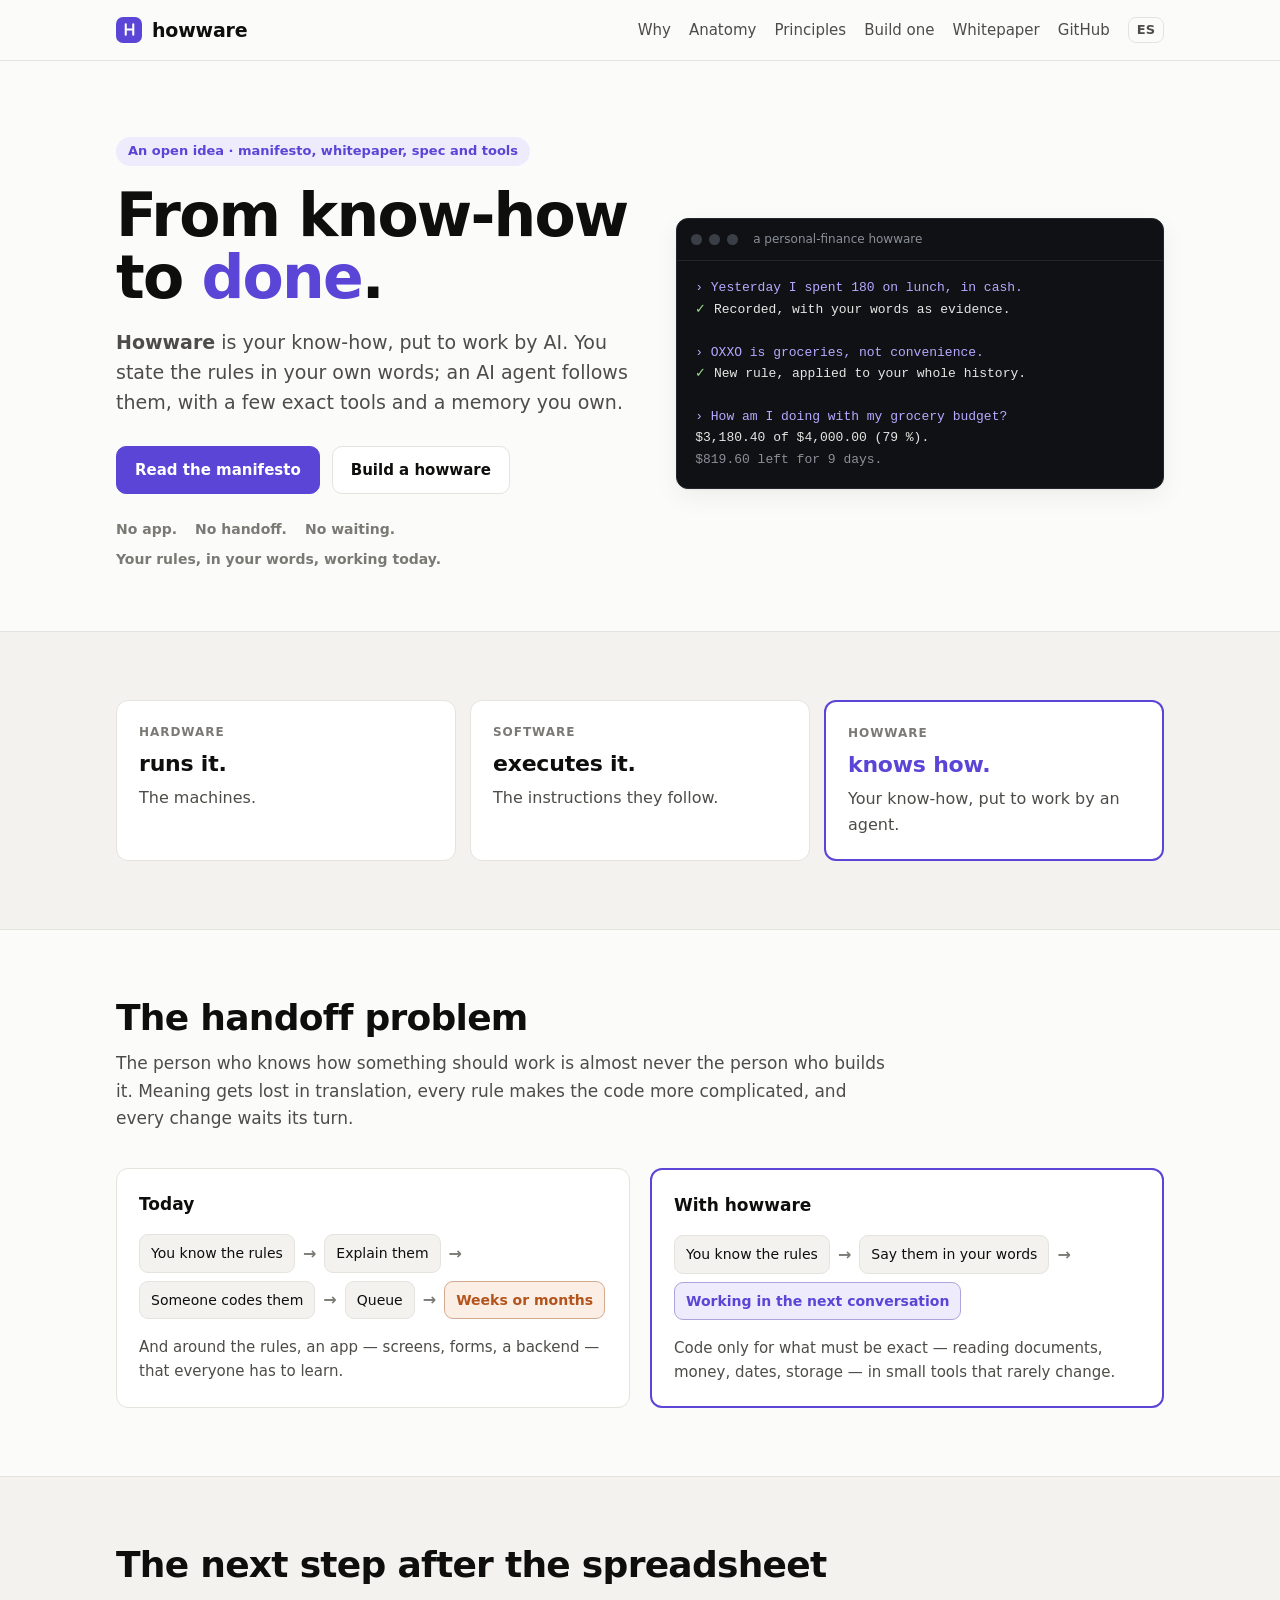
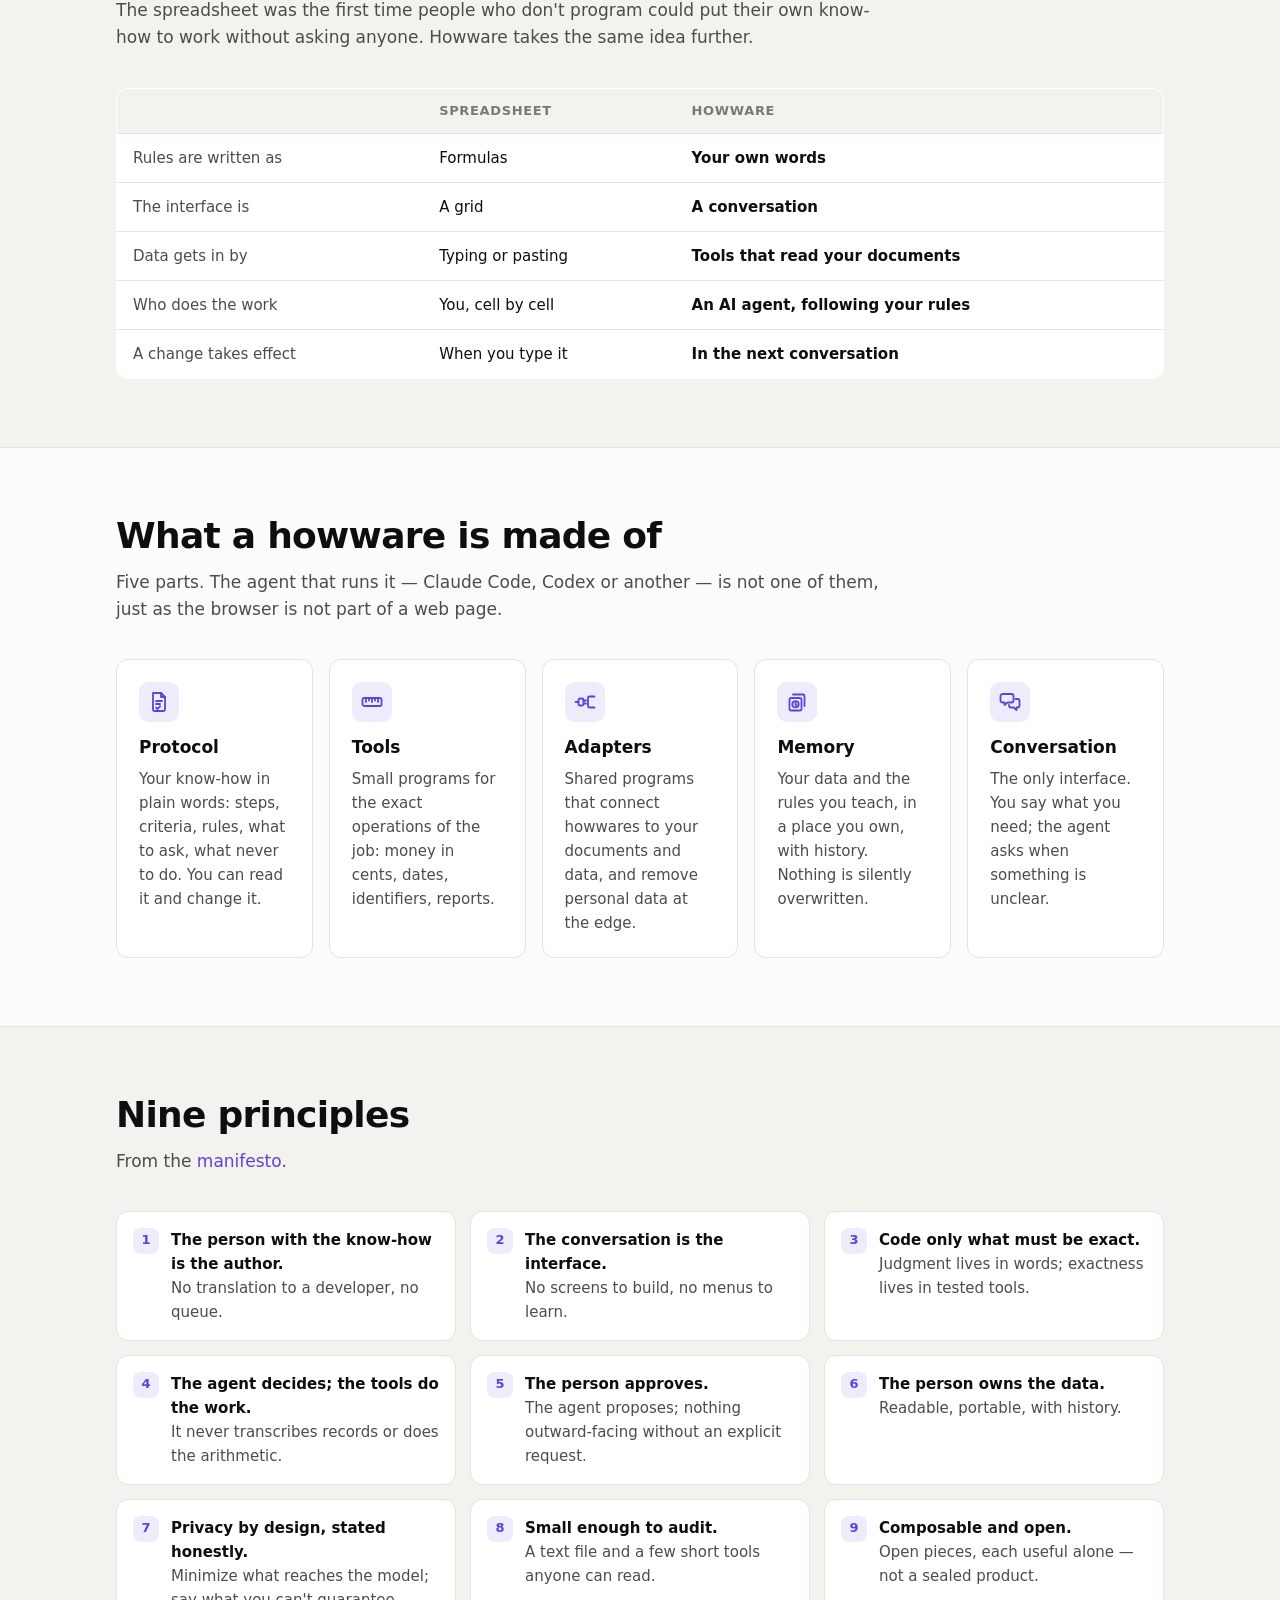
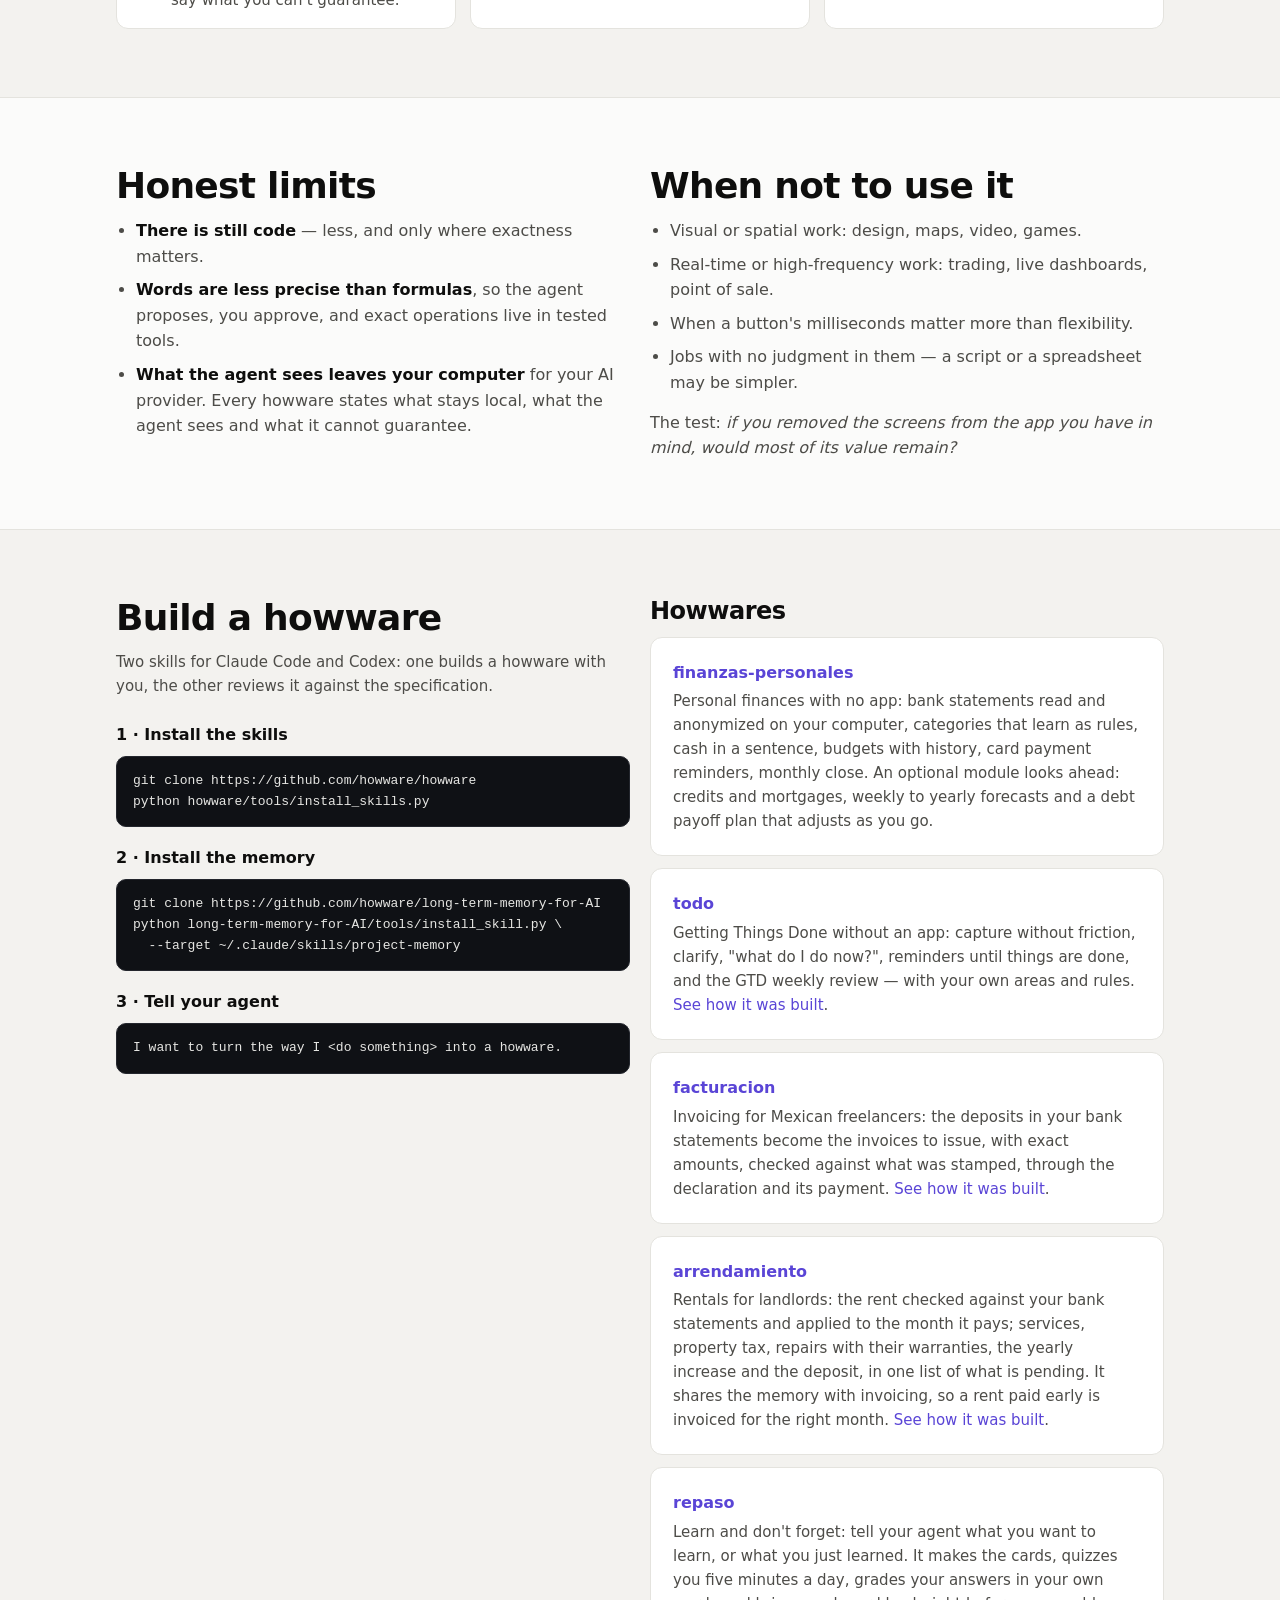
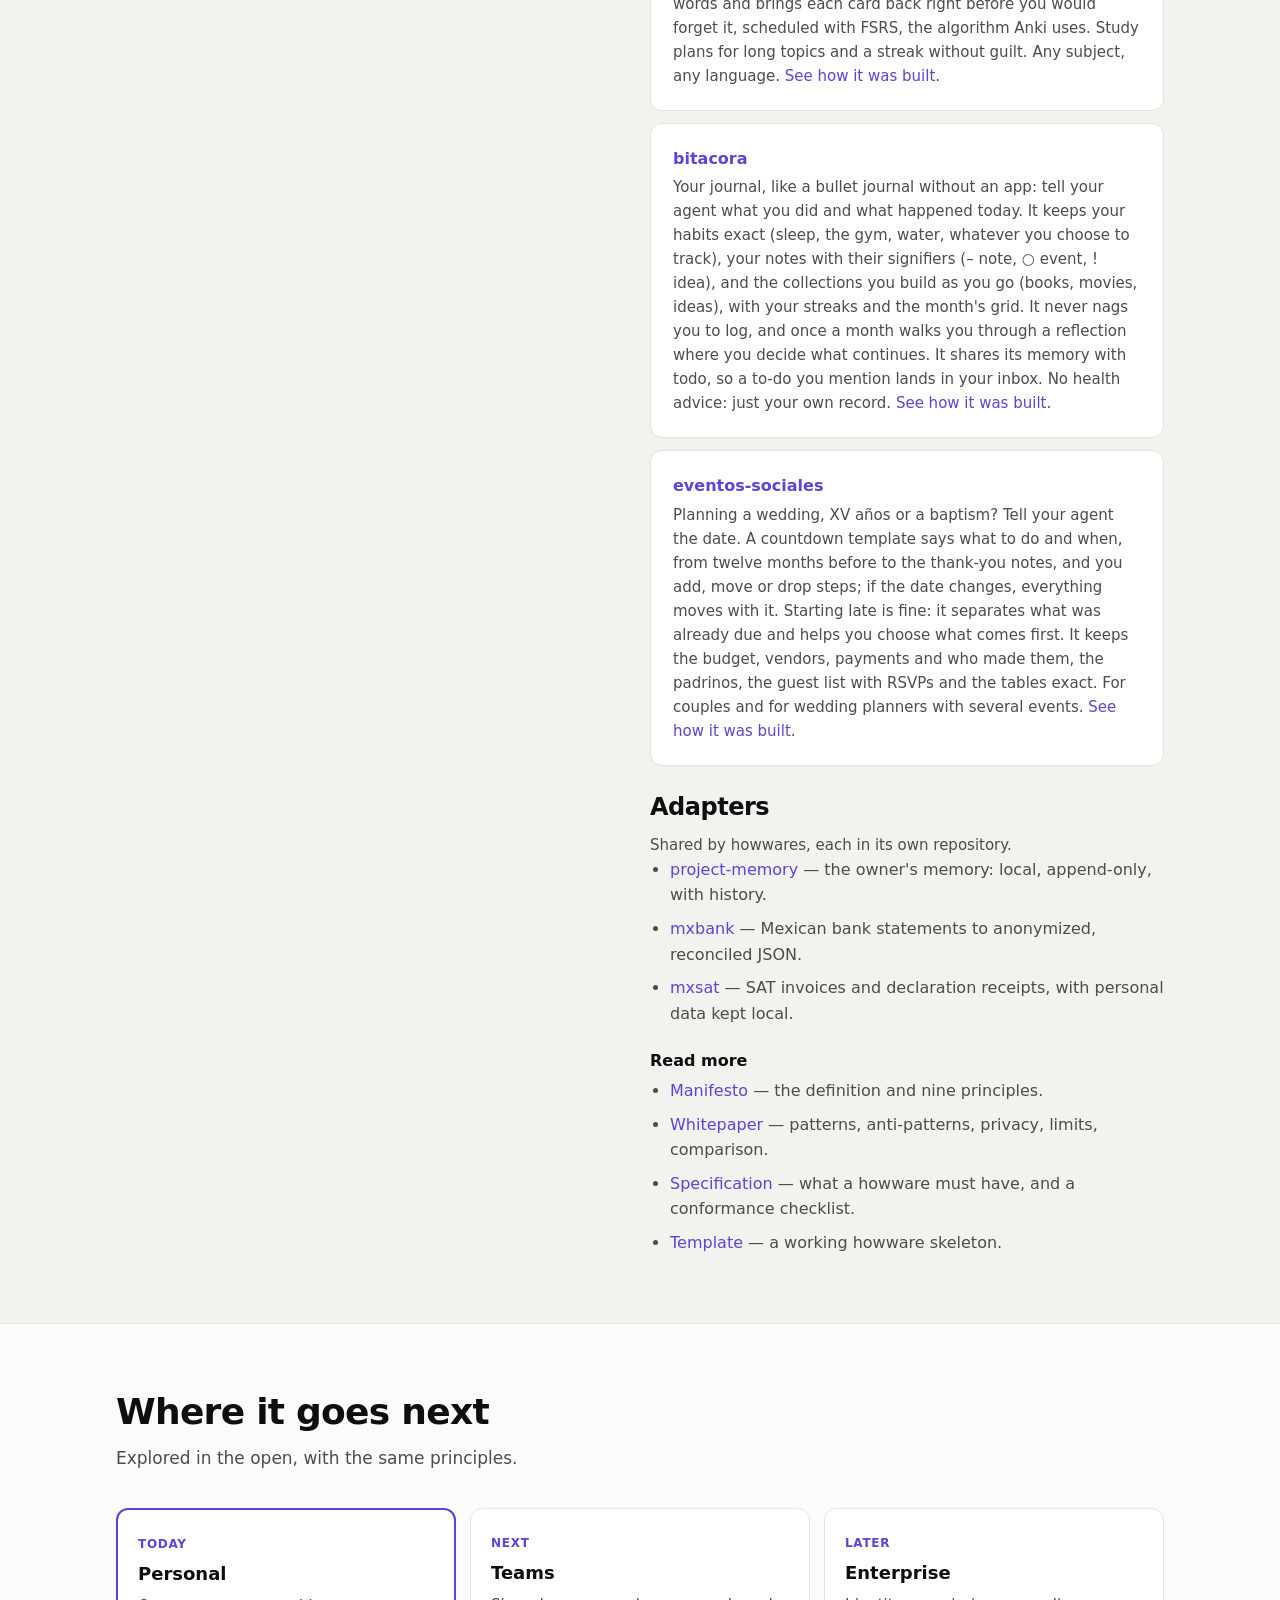
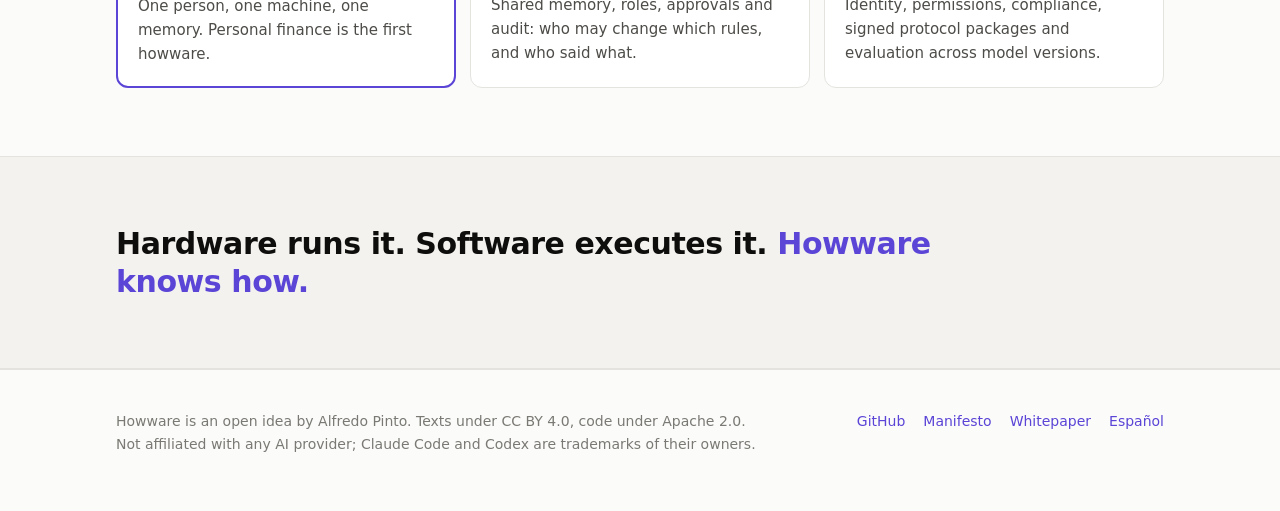
<file: index.html>
<!doctype html>
<html lang="en">
<head>
<meta charset="utf-8">
<meta name="viewport" content="width=device-width, initial-scale=1">
<title>Howware · From know-how to done</title>
<meta name="description" content="Howware: your know-how, put to work by AI. State the rules in your own words; an AI agent follows them, with a few exact tools and a memory you own. No app to build, no one to hand it off to, no waiting.">
<meta property="og:title" content="Howware · From know-how to done">
<meta property="og:description" content="Your know-how, put to work by AI. No app to build, no one to hand it off to, no waiting. The next step after the spreadsheet.">
<meta property="og:type" content="website">
<meta property="og:url" content="https://howware.org/">
<link rel="alternate" hreflang="es" href="https://howware.org/es/">
<link rel="icon" href="data:image/svg+xml,%3Csvg xmlns='http://www.w3.org/2000/svg' viewBox='0 0 32 32'%3E%3Crect width='32' height='32' rx='7' fill='%235a45d6'/%3E%3Cpath d='M10 9v14M22 9v14M10 16h12' stroke='white' stroke-width='3' stroke-linecap='round'/%3E%3C/svg%3E">
<link rel="stylesheet" href="assets/style.css">
</head>
<body>

<header class="nav">
  <div class="wrap">
    <a class="brand" href="./"><span class="logo" aria-hidden="true"><svg width="15" height="15" viewBox="0 0 16 16" fill="none"><path d="M4 2.5v11M12 2.5v11M4 8h8" stroke="#fff" stroke-width="2.2" stroke-linecap="round"/></svg></span>howware</a>
    <nav>
      <a href="#why">Why</a>
      <a href="#anatomy">Anatomy</a>
      <a href="#principles">Principles</a>
      <a href="#build">Build one</a>
      <a href="https://github.com/howware/howware/blob/main/docs/whitepaper.md">Whitepaper</a>
      <a class="keep" href="https://github.com/howware/howware">GitHub</a>
      <a class="keep lang" href="es/" hreflang="es" lang="es">ES</a>
    </nav>
  </div>
</header>

<main>
  <section class="hero">
    <div class="wrap hero-grid">
      <div>
        <span class="eyebrow">An open idea · manifesto, whitepaper, spec and tools</span>
        <h1>From know-how<br>to <span class="hl">done</span>.</h1>
        <p class="lead"><b>Howware</b> is your know-how, put to work by AI. You state the rules in your own words; an AI agent follows them, with a few exact tools and a memory you own.</p>
        <div class="cta">
          <a class="btn primary" href="https://github.com/howware/howware/blob/main/MANIFESTO.md">Read the manifesto</a>
          <a class="btn" href="#build">Build a howware</a>
        </div>
        <div class="slogans"><span>No app.</span><span>No handoff.</span><span>No waiting.</span><span>Your rules, in your words, working today.</span></div>
      </div>
      <div class="term" role="img" aria-label="Example conversation with a personal finance howware">
        <div class="term-bar"><i></i><i></i><i></i><b>a personal-finance howware</b></div>
<pre><span class="u">› Yesterday I spent 180 on lunch, in cash.</span>
<span class="ok">✓</span> Recorded, with your words as evidence.

<span class="u">› OXXO is groceries, not convenience.</span>
<span class="ok">✓</span> New rule, applied to your whole history.

<span class="u">› How am I doing with my grocery budget?</span>
$3,180.40 of $4,000.00 (79 %).
<span class="p">$819.60 left for 9 days.</span></pre>
      </div>
    </div>
  </section>

  <section class="alt">
    <div class="wrap">
      <div class="layers">
        <div class="layer"><div class="k">Hardware</div><b>runs it.</b><span>The machines.</span></div>
        <div class="layer"><div class="k">Software</div><b>executes it.</b><span>The instructions they follow.</span></div>
        <div class="layer now"><div class="k">Howware</div><b>knows how.</b><span>Your know-how, put to work by an agent.</span></div>
      </div>
    </div>
  </section>

  <section id="why">
    <div class="wrap">
      <h2>The handoff problem</h2>
      <p class="sub">The person who knows how something should work is almost never the person who builds it. Meaning gets lost in translation, every rule makes the code more complicated, and every change waits its turn.</p>
      <div class="lanes">
        <div class="lane old">
          <h3>Today</h3>
          <div class="flow"><span class="step">You know the rules</span><span class="arrow">→</span><span class="step">Explain them</span><span class="arrow">→</span><span class="step">Someone codes them</span><span class="arrow">→</span><span class="step">Queue</span><span class="arrow">→</span><span class="step slow">Weeks or months</span></div>
          <p>And around the rules, an app — screens, forms, a backend — that everyone has to learn.</p>
        </div>
        <div class="lane new">
          <h3>With howware</h3>
          <div class="flow"><span class="step">You know the rules</span><span class="arrow">→</span><span class="step">Say them in your words</span><span class="arrow">→</span><span class="step fast">Working in the next conversation</span></div>
          <p>Code only for what must be exact — reading documents, money, dates, storage — in small tools that rarely change.</p>
        </div>
      </div>
    </div>
  </section>

  <section class="alt">
    <div class="wrap">
      <h2>The next step after the spreadsheet</h2>
      <p class="sub">The spreadsheet was the first time people who don't program could put their own know-how to work without asking anyone. Howware takes the same idea further.</p>
      <div class="tablewrap">
        <table class="cmp">
          <thead><tr><th></th><th>Spreadsheet</th><th>Howware</th></tr></thead>
          <tbody>
            <tr><td>Rules are written as</td><td>Formulas</td><td>Your own words</td></tr>
            <tr><td>The interface is</td><td>A grid</td><td>A conversation</td></tr>
            <tr><td>Data gets in by</td><td>Typing or pasting</td><td>Tools that read your documents</td></tr>
            <tr><td>Who does the work</td><td>You, cell by cell</td><td>An AI agent, following your rules</td></tr>
            <tr><td>A change takes effect</td><td>When you type it</td><td>In the next conversation</td></tr>
          </tbody>
        </table>
      </div>
    </div>
  </section>

  <section id="anatomy">
    <div class="wrap">
      <h2>What a howware is made of</h2>
      <p class="sub">Five parts. The agent that runs it — Claude Code, Codex or another — is not one of them, just as the browser is not part of a web page.</p>
      <div class="grid5">
        <div class="card"><div class="ic" aria-hidden="true"><svg width="24" height="24" viewBox="0 0 24 24" fill="none" stroke="currentColor" stroke-width="1.8" stroke-linecap="round" stroke-linejoin="round"><path d="M6 3h8l4 4v12.5A1.5 1.5 0 0 1 16.5 21h-9A1.5 1.5 0 0 1 6 19.5z"/><path d="M14 3v4h4"/><path d="M9 11h6M9 14h4"/><path d="m9 17.6 1.4 1.4 2.8-2.8"/></svg></div><h3>Protocol</h3><p>Your know-how in plain words: steps, criteria, rules, what to ask, what never to do. You can read it and change it.</p></div>
        <div class="card"><div class="ic" aria-hidden="true"><svg width="24" height="24" viewBox="0 0 24 24" fill="none" stroke="currentColor" stroke-width="1.8" stroke-linecap="round" stroke-linejoin="round"><rect x="2.5" y="8" width="19" height="8" rx="1.8"/><path d="M6 8v4M9 8v2.5M12 8v4M15 8v2.5M18 8v4"/></svg></div><h3>Tools</h3><p>Small programs for the exact operations of the job: money in cents, dates, identifiers, reports.</p></div>
        <div class="card"><div class="ic" aria-hidden="true"><svg width="24" height="24" viewBox="0 0 24 24" fill="none" stroke="currentColor" stroke-width="1.8" stroke-linecap="round" stroke-linejoin="round"><path d="M2.5 12h3"/><rect x="5.5" y="8.5" width="5" height="7" rx="1.5"/><path d="M10.5 10.5h2.5M10.5 13.5h2.5"/><path d="M21.5 6.5h-5A1.5 1.5 0 0 0 15 8v8a1.5 1.5 0 0 0 1.5 1.5h5"/></svg></div><h3>Adapters</h3><p>Shared programs that connect howwares to your documents and data, and remove personal data at the edge.</p></div>
        <div class="card"><div class="ic" aria-hidden="true"><svg width="24" height="24" viewBox="0 0 24 24" fill="none" stroke="currentColor" stroke-width="1.8" stroke-linecap="round" stroke-linejoin="round"><path d="M8 4.5h10A1.5 1.5 0 0 1 19.5 6v10"/><rect x="4.5" y="8" width="12" height="12.5" rx="1.8"/><circle cx="10.5" cy="14.25" r="3.2"/><path d="M10.5 12.6v1.65l1.1 1.1"/></svg></div><h3>Memory</h3><p>Your data and the rules you teach, in a place you own, with history. Nothing is silently overwritten.</p></div>
        <div class="card"><div class="ic" aria-hidden="true"><svg width="24" height="24" viewBox="0 0 24 24" fill="none" stroke="currentColor" stroke-width="1.8" stroke-linecap="round" stroke-linejoin="round"><path d="M4.5 4h9a2 2 0 0 1 2 2v4.5a2 2 0 0 1-2 2H9.5l-3 2.5v-2.5h-2a2 2 0 0 1-2-2V6a2 2 0 0 1 2-2z"/><path d="M17.5 9h2a2 2 0 0 1 2 2v4.5a2 2 0 0 1-2 2h-1V20l-3-2.5H13a2 2 0 0 1-2-2V15"/></svg></div><h3>Conversation</h3><p>The only interface. You say what you need; the agent asks when something is unclear.</p></div>
      </div>
    </div>
  </section>

  <section id="principles" class="alt">
    <div class="wrap">
      <h2>Nine principles</h2>
      <p class="sub">From the <a href="https://github.com/howware/howware/blob/main/MANIFESTO.md">manifesto</a>.</p>
      <ol class="principles">
        <li><b>The person with the know-how is the author.</b>No translation to a developer, no queue.</li>
        <li><b>The conversation is the interface.</b>No screens to build, no menus to learn.</li>
        <li><b>Code only what must be exact.</b>Judgment lives in words; exactness lives in tested tools.</li>
        <li><b>The agent decides; the tools do the work.</b>It never transcribes records or does the arithmetic.</li>
        <li><b>The person approves.</b>The agent proposes; nothing outward-facing without an explicit request.</li>
        <li><b>The person owns the data.</b>Readable, portable, with history.</li>
        <li><b>Privacy by design, stated honestly.</b>Minimize what reaches the model; say what you can't guarantee.</li>
        <li><b>Small enough to audit.</b>A text file and a few short tools anyone can read.</li>
        <li><b>Composable and open.</b>Open pieces, each useful alone — not a sealed product.</li>
      </ol>
    </div>
  </section>

  <section>
    <div class="wrap grid2">
      <div>
        <h2>Honest limits</h2>
        <ul class="plain">
          <li><b>There is still code</b> — less, and only where exactness matters.</li>
          <li><b>Words are less precise than formulas</b>, so the agent proposes, you approve, and exact operations live in tested tools.</li>
          <li><b>What the agent sees leaves your computer</b> for your AI provider. Every howware states what stays local, what the agent sees and what it cannot guarantee.</li>
        </ul>
      </div>
      <div>
        <h2>When not to use it</h2>
        <ul class="plain">
          <li>Visual or spatial work: design, maps, video, games.</li>
          <li>Real-time or high-frequency work: trading, live dashboards, point of sale.</li>
          <li>When a button's milliseconds matter more than flexibility.</li>
          <li>Jobs with no judgment in them — a script or a spreadsheet may be simpler.</li>
        </ul>
        <p style="color:var(--text-2);margin:14px 0 0">The test: <i>if you removed the screens from the app you have in mind, would most of its value remain?</i></p>
      </div>
    </div>
  </section>

  <section id="build" class="alt install">
    <div class="wrap grid2">
      <div>
        <h2>Build a howware</h2>
        <p class="sub" style="margin-bottom:24px">Two skills for Claude Code and Codex: one builds a howware with you, the other reviews it against the specification.</p>
        <h3>1 · Install the skills</h3>
<pre>git clone https://github.com/howware/howware
python howware/tools/install_skills.py</pre>
        <h3>2 · Install the memory</h3>
<pre>git clone https://github.com/howware/long-term-memory-for-AI
python long-term-memory-for-AI/tools/install_skill.py \
  --target ~/.claude/skills/project-memory</pre>
        <h3>3 · Tell your agent</h3>
<pre>I want to turn the way I &lt;do something&gt; into a howware.</pre>
      </div>
      <div>
        <h2 style="font-size:24px">Howwares</h2>
        <div class="card" style="margin-top:12px">
          <h3><a href="https://github.com/howware/finanzas-personales">finanzas-personales</a></h3>
          <p>Personal finances with no app: bank statements read and anonymized on your computer, categories that learn as rules, cash in a sentence, budgets with history, card payment reminders, monthly close. An optional module looks ahead: credits and mortgages, weekly to yearly forecasts and a debt payoff plan that adjusts as you go.</p>
        </div>
        <div class="card" style="margin-top:12px">
          <h3><a href="https://github.com/howware/todo">todo</a></h3>
          <p>Getting Things Done without an app: capture without friction, clarify, "what do I do now?", reminders until things are done, and the GTD weekly review — with your own areas and rules. <a href="https://github.com/howware/todo/blob/main/docs/building.md">See how it was built</a>.</p>
        </div>
        <div class="card" style="margin-top:12px">
          <h3><a href="https://github.com/howware/facturacion">facturacion</a></h3>
          <p>Invoicing for Mexican freelancers: the deposits in your bank statements become the invoices to issue, with exact amounts, checked against what was stamped, through the declaration and its payment. <a href="https://github.com/howware/facturacion/blob/main/docs/building.md">See how it was built</a>.</p>
        </div>
        <div class="card" style="margin-top:12px">
          <h3><a href="https://github.com/howware/arrendamiento">arrendamiento</a></h3>
          <p>Rentals for landlords: the rent checked against your bank statements and applied to the month it pays; services, property tax, repairs with their warranties, the yearly increase and the deposit, in one list of what is pending. It shares the memory with invoicing, so a rent paid early is invoiced for the right month. <a href="https://github.com/howware/arrendamiento/blob/main/docs/building.md">See how it was built</a>.</p>
        </div>
        <div class="card" style="margin-top:12px">
          <h3><a href="https://github.com/howware/repaso">repaso</a></h3>
          <p>Learn and don't forget: tell your agent what you want to learn, or what you just learned. It makes the cards, quizzes you five minutes a day, grades your answers in your own words and brings each card back right before you would forget it, scheduled with FSRS, the algorithm Anki uses. Study plans for long topics and a streak without guilt. Any subject, any language. <a href="https://github.com/howware/repaso/blob/main/docs/building.md">See how it was built</a>.</p>
        </div>
        <div class="card" style="margin-top:12px">
          <h3><a href="https://github.com/howware/bitacora">bitacora</a></h3>
          <p>Your journal, like a bullet journal without an app: tell your agent what you did and what happened today. It keeps your habits exact (sleep, the gym, water, whatever you choose to track), your notes with their signifiers (– note, ○ event, ! idea), and the collections you build as you go (books, movies, ideas), with your streaks and the month's grid. It never nags you to log, and once a month walks you through a reflection where you decide what continues. It shares its memory with todo, so a to-do you mention lands in your inbox. No health advice: just your own record. <a href="https://github.com/howware/bitacora/blob/main/docs/building.md">See how it was built</a>.</p>
        </div>
        <div class="card" style="margin-top:12px">
          <h3><a href="https://github.com/howware/eventos-sociales">eventos-sociales</a></h3>
          <p>Planning a wedding, XV años or a baptism? Tell your agent the date. A countdown template says what to do and when, from twelve months before to the thank-you notes, and you add, move or drop steps; if the date changes, everything moves with it. Starting late is fine: it separates what was already due and helps you choose what comes first. It keeps the budget, vendors, payments and who made them, the padrinos, the guest list with RSVPs and the tables exact. For couples and for wedding planners with several events. <a href="https://github.com/howware/eventos-sociales/blob/main/docs/building.md">See how it was built</a>.</p>
        </div>
        <h2 style="font-size:24px;margin-top:28px">Adapters</h2>
        <p class="sub" style="margin-bottom:0">Shared by howwares, each in its own repository.</p>
        <ul class="plain">
          <li><a href="https://github.com/howware/long-term-memory-for-AI">project-memory</a> — the owner's memory: local, append-only, with history.</li>
          <li><a href="https://github.com/howware/mx-bank-statement-reader">mxbank</a> — Mexican bank statements to anonymized, reconciled JSON.</li>
          <li><a href="https://github.com/howware/mx-sat-documents">mxsat</a> — SAT invoices and declaration receipts, with personal data kept local.</li>
        </ul>
        <h3 style="margin-top:22px">Read more</h3>
        <ul class="plain">
          <li><a href="https://github.com/howware/howware/blob/main/MANIFESTO.md">Manifesto</a> — the definition and nine principles.</li>
          <li><a href="https://github.com/howware/howware/blob/main/docs/whitepaper.md">Whitepaper</a> — patterns, anti-patterns, privacy, limits, comparison.</li>
          <li><a href="https://github.com/howware/howware/blob/main/docs/spec.md">Specification</a> — what a howware must have, and a conformance checklist.</li>
          <li><a href="https://github.com/howware/howware/tree/main/template">Template</a> — a working howware skeleton.</li>
        </ul>
      </div>
    </div>
  </section>

  <section>
    <div class="wrap">
      <h2>Where it goes next</h2>
      <p class="sub">Explored in the open, with the same principles.</p>
      <div class="road">
        <div class="cur"><span class="tag">Today</span><h3>Personal</h3><p>One person, one machine, one memory. Personal finance is the first howware.</p></div>
        <div><span class="tag">Next</span><h3>Teams</h3><p>Shared memory, roles, approvals and audit: who may change which rules, and who said what.</p></div>
        <div><span class="tag">Later</span><h3>Enterprise</h3><p>Identity, permissions, compliance, signed protocol packages and evaluation across model versions.</p></div>
      </div>
    </div>
  </section>

  <section class="alt">
    <div class="wrap">
      <p class="quote">Hardware runs it. Software executes it. <span>Howware knows how.</span></p>
    </div>
  </section>
</main>

<footer>
  <div class="wrap">
    <p>Howware is an open idea by Alfredo Pinto. Texts under CC BY 4.0, code under Apache 2.0. Not affiliated with any AI provider; Claude Code and Codex are trademarks of their owners.</p>
    <nav>
      <a href="https://github.com/howware/howware">GitHub</a>
      <a href="https://github.com/howware/howware/blob/main/MANIFESTO.md">Manifesto</a>
      <a href="https://github.com/howware/howware/blob/main/docs/whitepaper.md">Whitepaper</a>
      <a href="es/" hreflang="es" lang="es">Español</a>
    </nav>
  </div>
</footer>

</body>
</html>
</file>
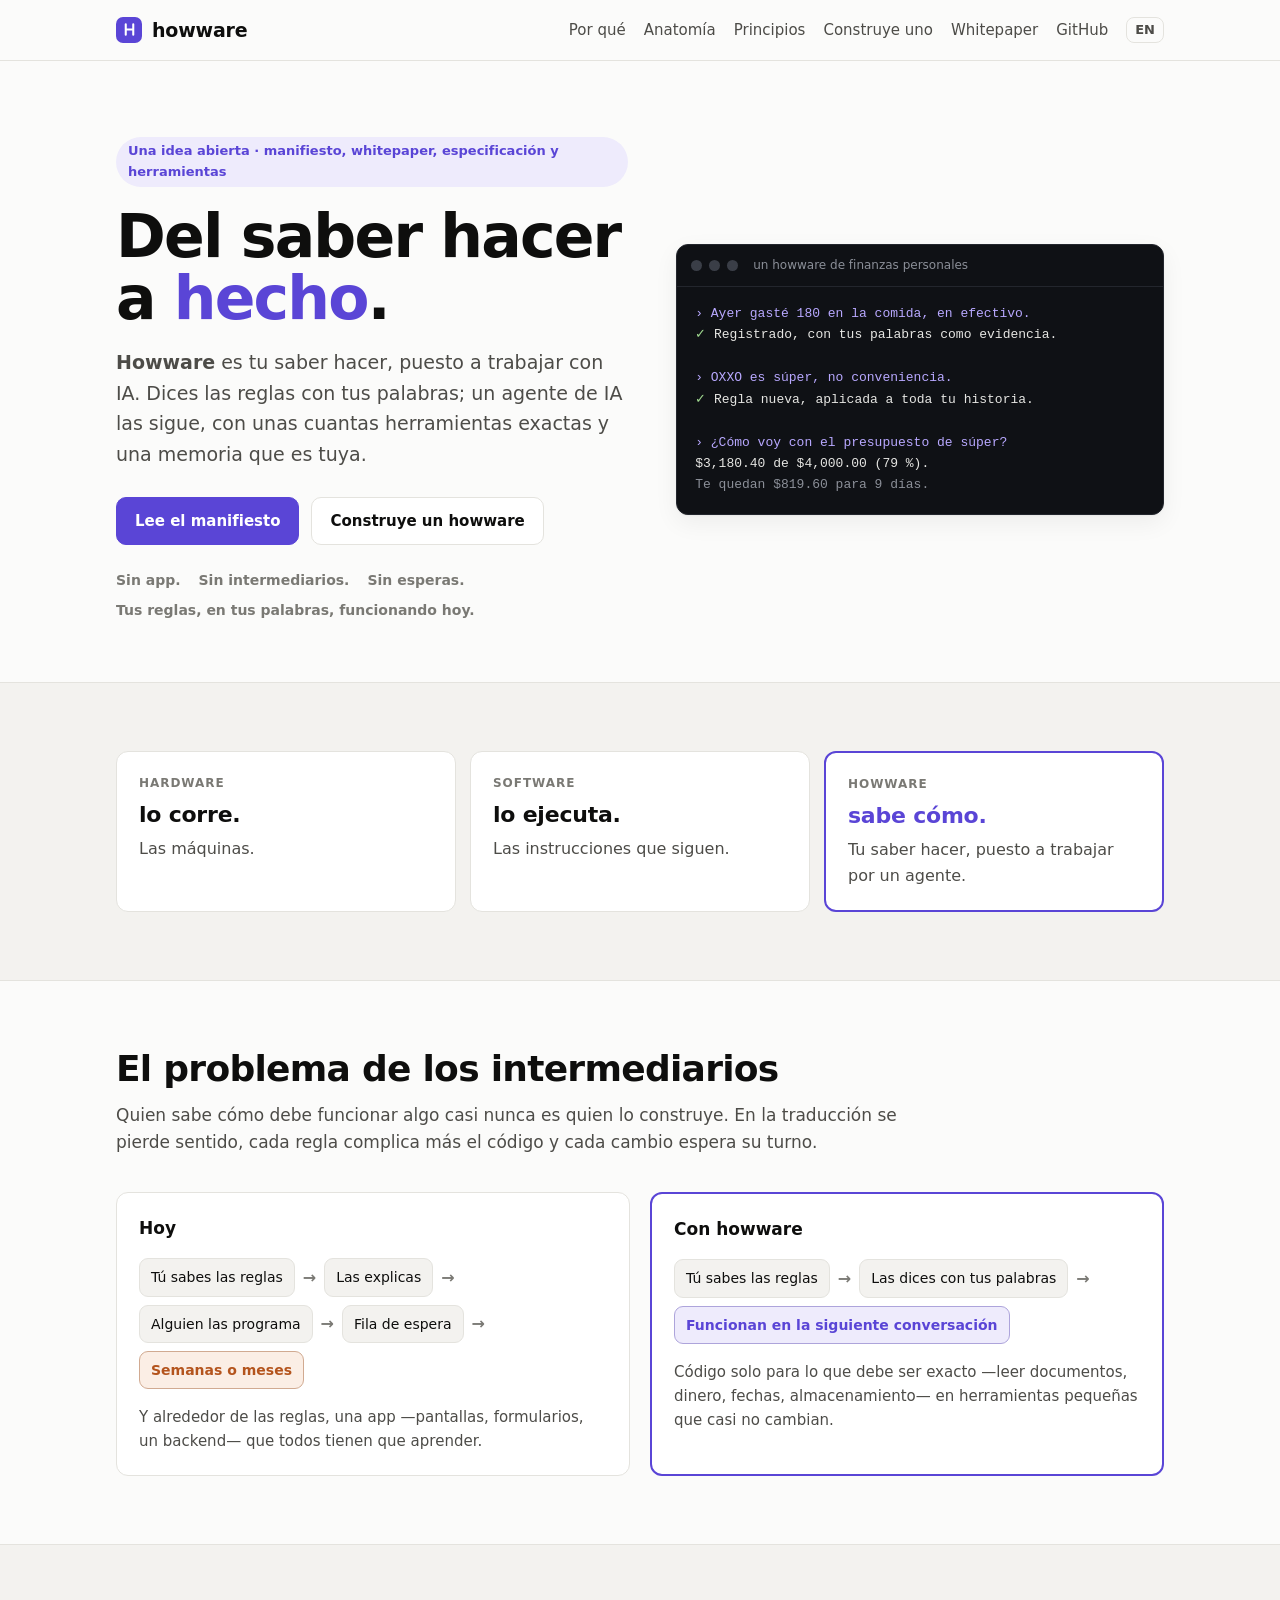
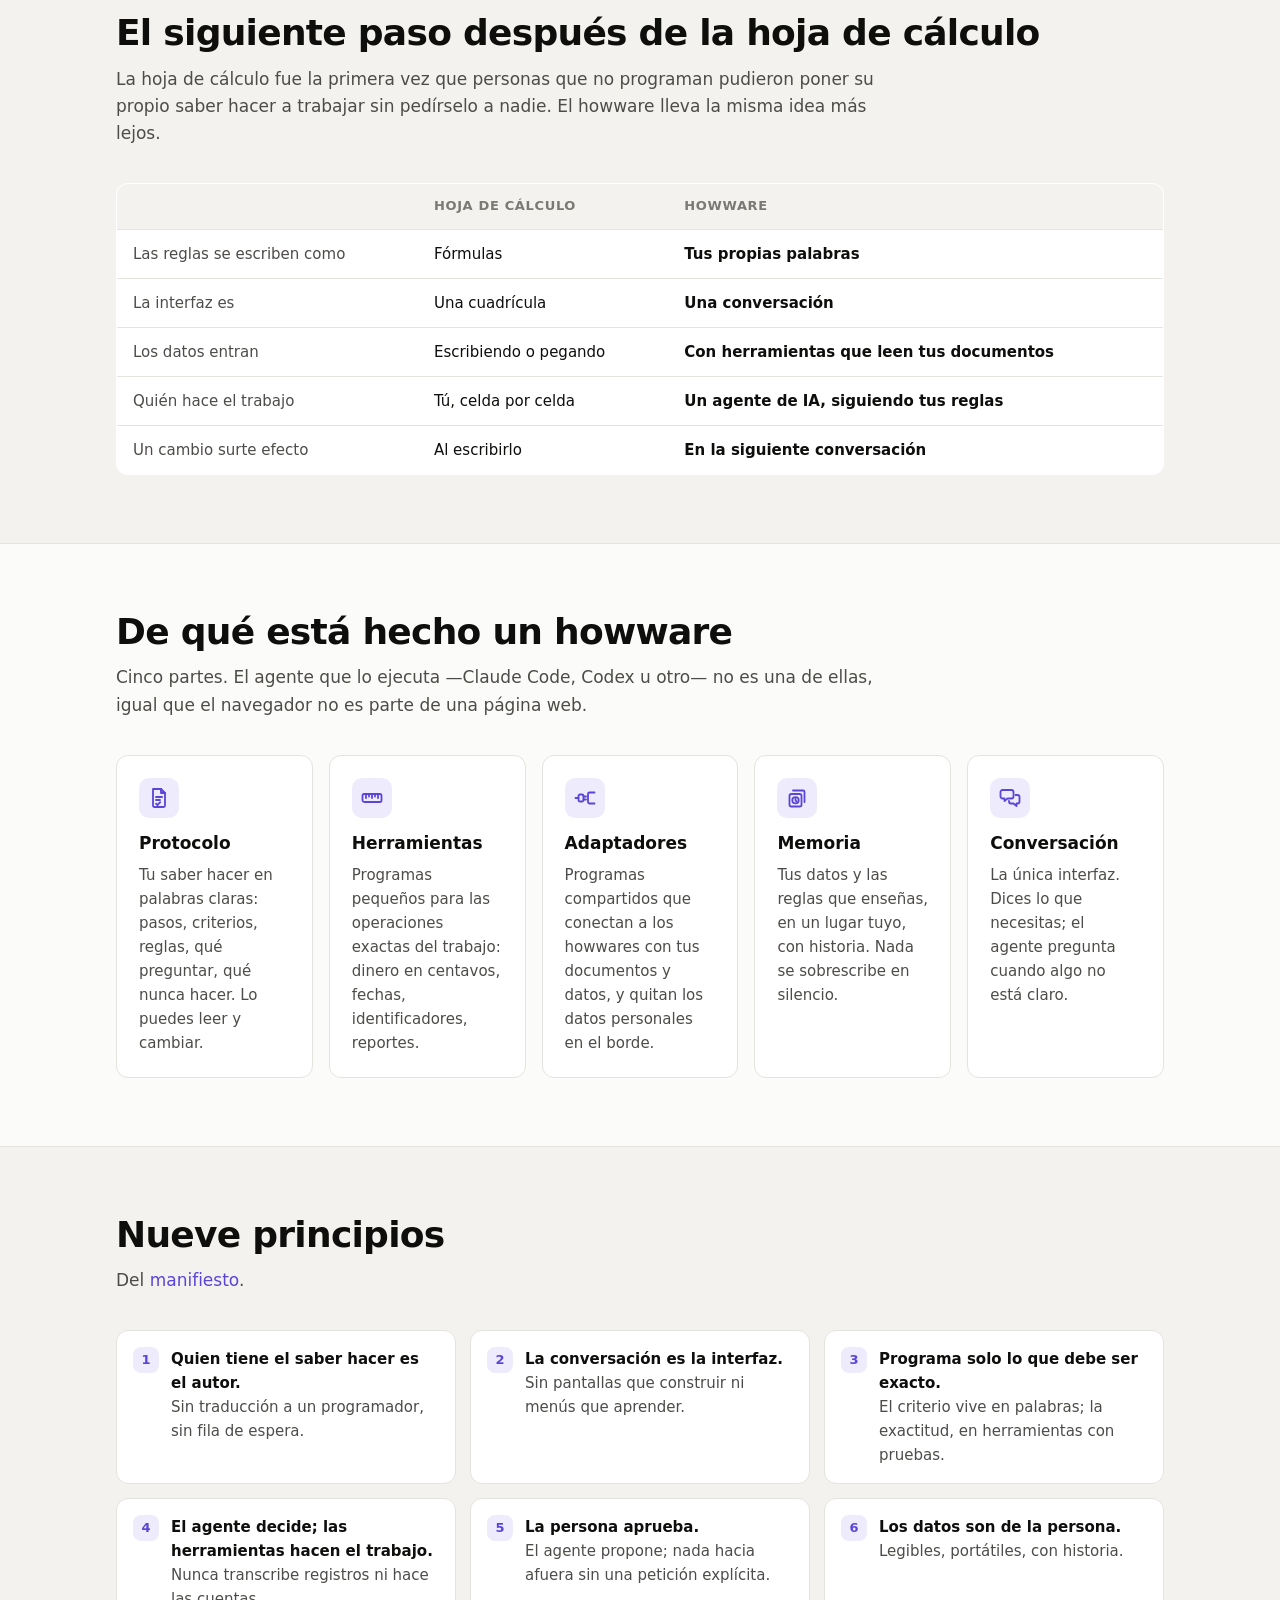
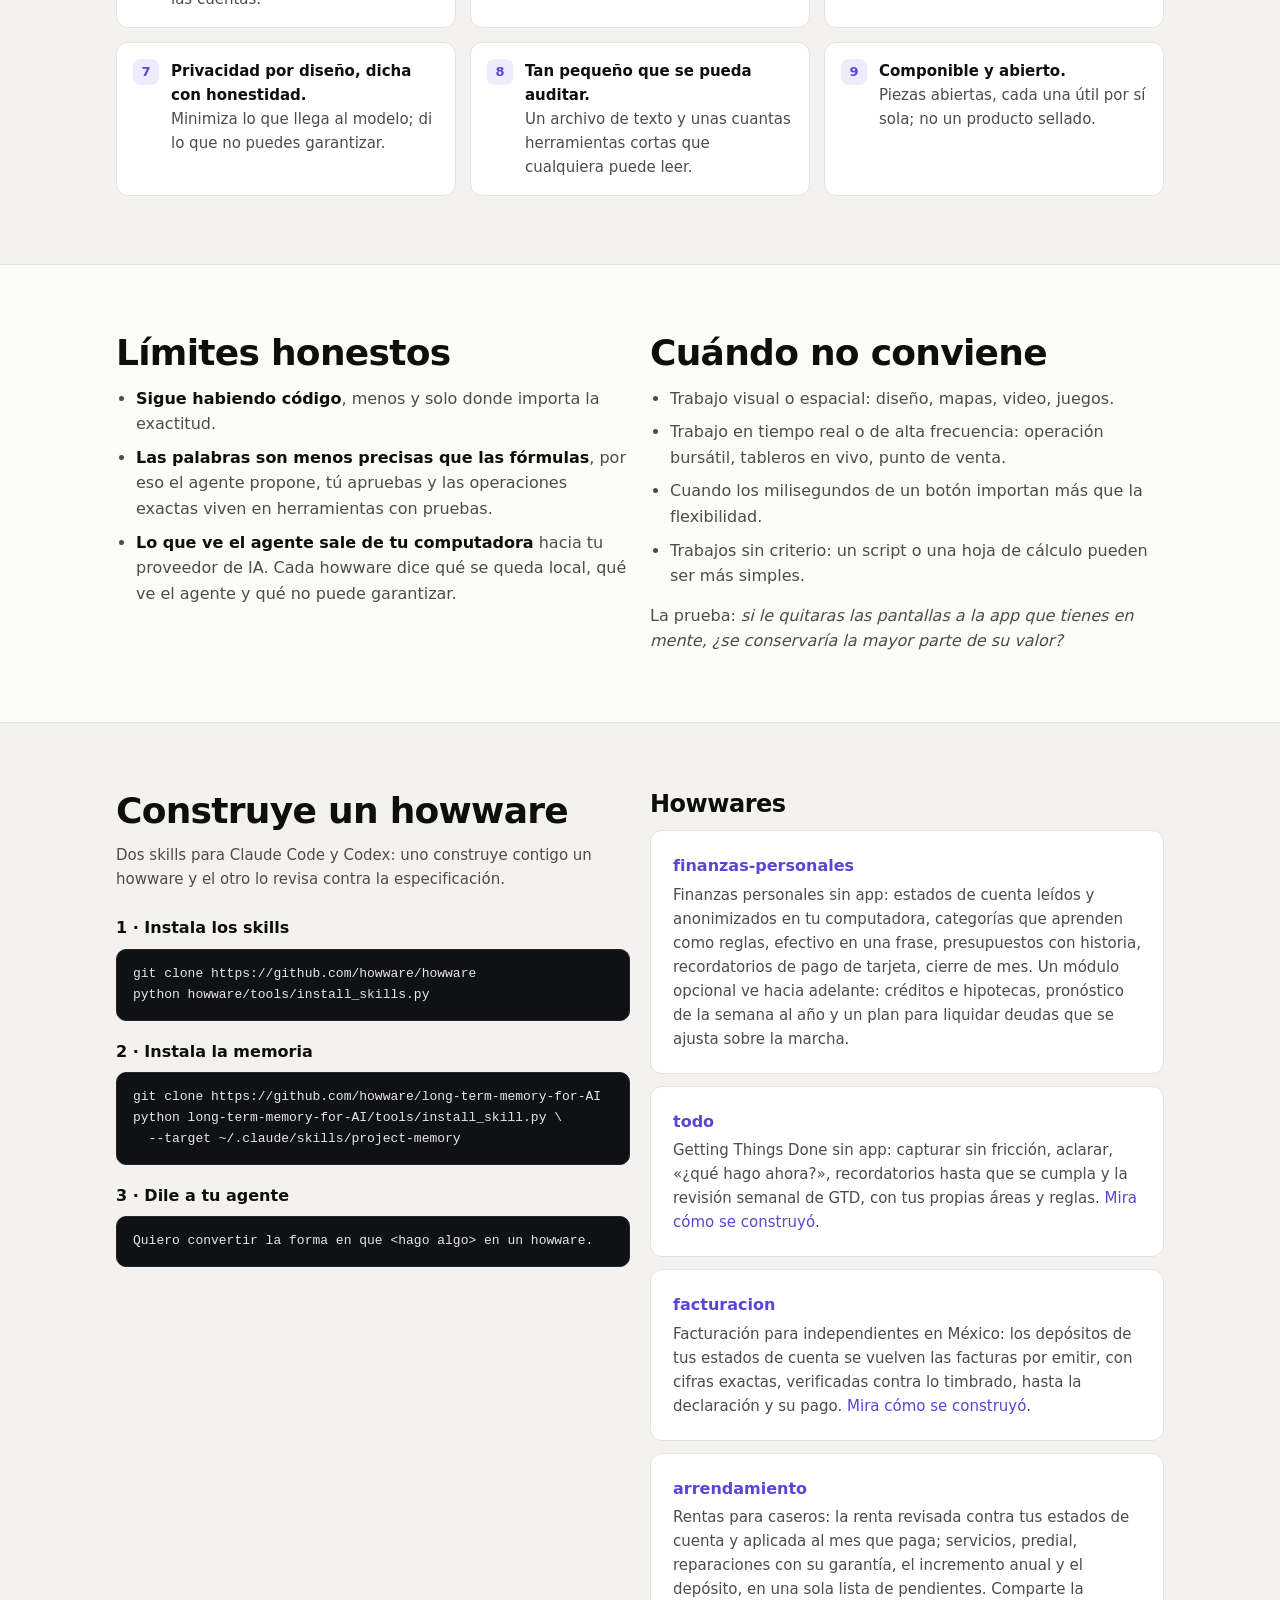
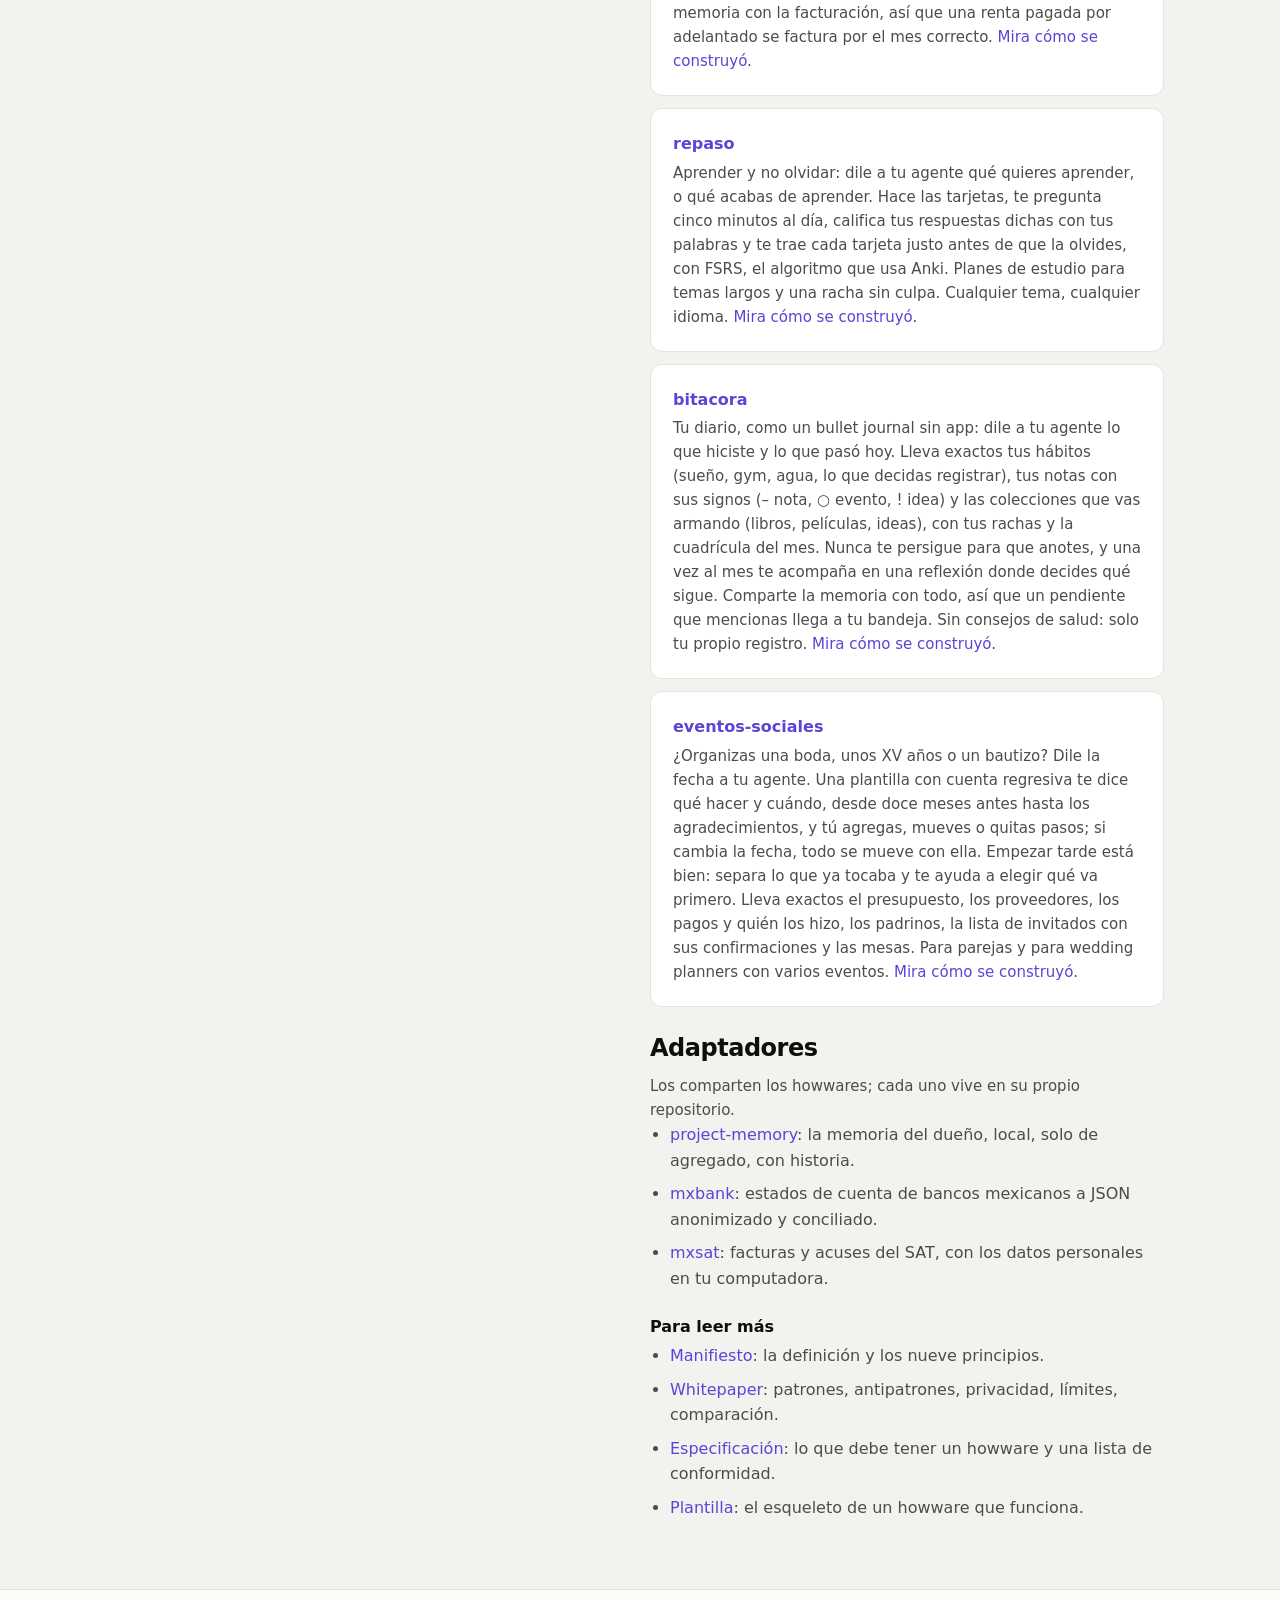
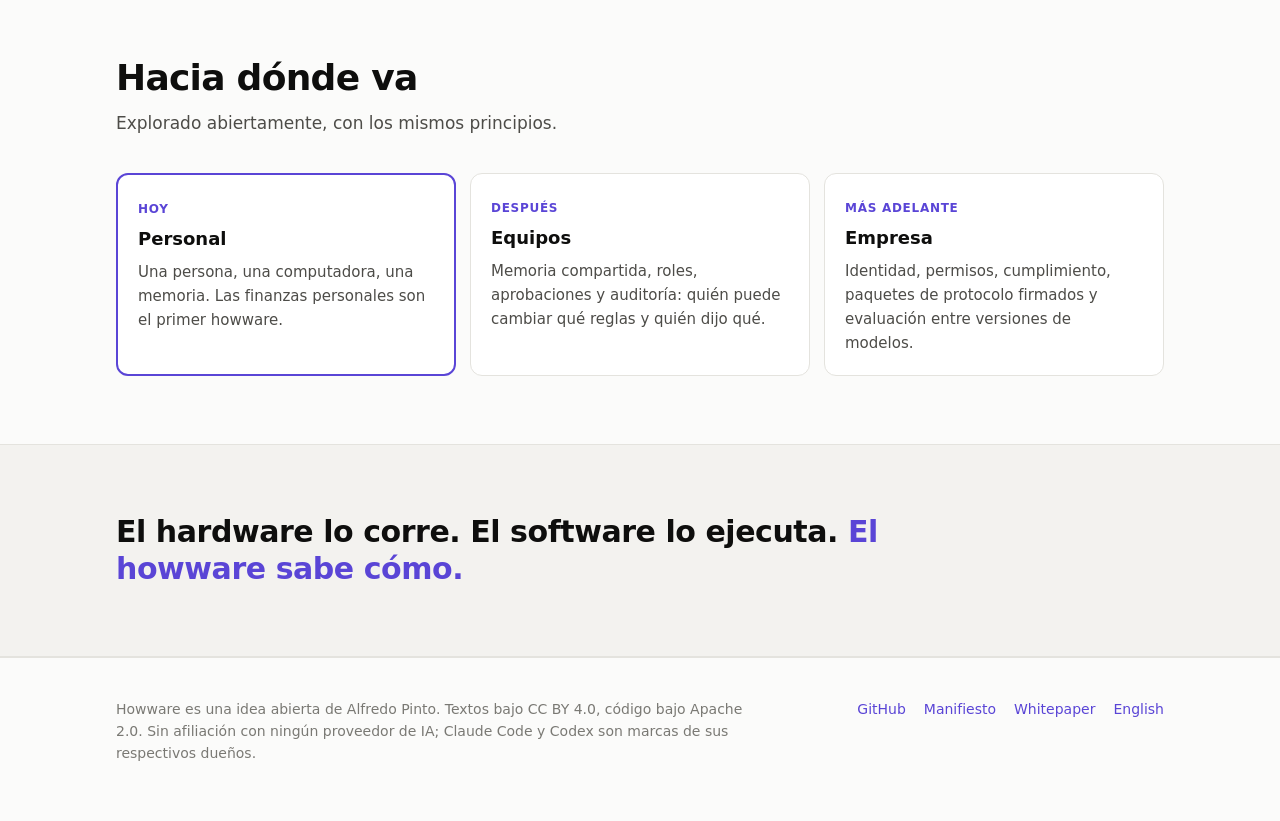
<file: es/index.html>
<!doctype html>
<html lang="es">
<head>
<meta charset="utf-8">
<meta name="viewport" content="width=device-width, initial-scale=1">
<title>Howware · Del saber hacer a hecho</title>
<meta name="description" content="Howware: tu saber hacer, puesto a trabajar con IA. Dices las reglas con tus palabras; un agente de IA las sigue, con unas cuantas herramientas exactas y una memoria que es tuya. Sin app que construir, sin intermediarios, sin esperas.">
<meta property="og:title" content="Howware · Del saber hacer a hecho">
<meta property="og:description" content="Tu saber hacer, puesto a trabajar con IA. Sin app, sin intermediarios, sin esperas. El siguiente paso después de la hoja de cálculo.">
<meta property="og:type" content="website">
<meta property="og:url" content="https://howware.org/es/">
<link rel="alternate" hreflang="en" href="https://howware.org/">
<link rel="icon" href="data:image/svg+xml,%3Csvg xmlns='http://www.w3.org/2000/svg' viewBox='0 0 32 32'%3E%3Crect width='32' height='32' rx='7' fill='%235a45d6'/%3E%3Cpath d='M10 9v14M22 9v14M10 16h12' stroke='white' stroke-width='3' stroke-linecap='round'/%3E%3C/svg%3E">
<link rel="stylesheet" href="../assets/style.css">
</head>
<body>

<header class="nav">
  <div class="wrap">
    <a class="brand" href="./"><span class="logo" aria-hidden="true"><svg width="15" height="15" viewBox="0 0 16 16" fill="none"><path d="M4 2.5v11M12 2.5v11M4 8h8" stroke="#fff" stroke-width="2.2" stroke-linecap="round"/></svg></span>howware</a>
    <nav>
      <a href="#por-que">Por qué</a>
      <a href="#anatomia">Anatomía</a>
      <a href="#principios">Principios</a>
      <a href="#construye">Construye uno</a>
      <a href="https://github.com/howware/howware/blob/main/docs/es/whitepaper.md">Whitepaper</a>
      <a class="keep" href="https://github.com/howware/howware">GitHub</a>
      <a class="keep lang" href="../" hreflang="en" lang="en">EN</a>
    </nav>
  </div>
</header>

<main>
  <section class="hero">
    <div class="wrap hero-grid">
      <div>
        <span class="eyebrow">Una idea abierta · manifiesto, whitepaper, especificación y herramientas</span>
        <h1>Del saber hacer<br>a <span class="hl">hecho</span>.</h1>
        <p class="lead"><b>Howware</b> es tu saber hacer, puesto a trabajar con IA. Dices las reglas con tus palabras; un agente de IA las sigue, con unas cuantas herramientas exactas y una memoria que es tuya.</p>
        <div class="cta">
          <a class="btn primary" href="https://github.com/howware/howware/blob/main/MANIFIESTO.md">Lee el manifiesto</a>
          <a class="btn" href="#construye">Construye un howware</a>
        </div>
        <div class="slogans"><span>Sin app.</span><span>Sin intermediarios.</span><span>Sin esperas.</span><span>Tus reglas, en tus palabras, funcionando hoy.</span></div>
      </div>
      <div class="term" role="img" aria-label="Ejemplo de conversación con un howware de finanzas personales">
        <div class="term-bar"><i></i><i></i><i></i><b>un howware de finanzas personales</b></div>
<pre><span class="u">› Ayer gasté 180 en la comida, en efectivo.</span>
<span class="ok">✓</span> Registrado, con tus palabras como evidencia.

<span class="u">› OXXO es súper, no conveniencia.</span>
<span class="ok">✓</span> Regla nueva, aplicada a toda tu historia.

<span class="u">› ¿Cómo voy con el presupuesto de súper?</span>
$3,180.40 de $4,000.00 (79 %).
<span class="p">Te quedan $819.60 para 9 días.</span></pre>
      </div>
    </div>
  </section>

  <section class="alt">
    <div class="wrap">
      <div class="layers">
        <div class="layer"><div class="k">Hardware</div><b>lo corre.</b><span>Las máquinas.</span></div>
        <div class="layer"><div class="k">Software</div><b>lo ejecuta.</b><span>Las instrucciones que siguen.</span></div>
        <div class="layer now"><div class="k">Howware</div><b>sabe cómo.</b><span>Tu saber hacer, puesto a trabajar por un agente.</span></div>
      </div>
    </div>
  </section>

  <section id="por-que">
    <div class="wrap">
      <h2>El problema de los intermediarios</h2>
      <p class="sub">Quien sabe cómo debe funcionar algo casi nunca es quien lo construye. En la traducción se pierde sentido, cada regla complica más el código y cada cambio espera su turno.</p>
      <div class="lanes">
        <div class="lane old">
          <h3>Hoy</h3>
          <div class="flow"><span class="step">Tú sabes las reglas</span><span class="arrow">→</span><span class="step">Las explicas</span><span class="arrow">→</span><span class="step">Alguien las programa</span><span class="arrow">→</span><span class="step">Fila de espera</span><span class="arrow">→</span><span class="step slow">Semanas o meses</span></div>
          <p>Y alrededor de las reglas, una app —pantallas, formularios, un backend— que todos tienen que aprender.</p>
        </div>
        <div class="lane new">
          <h3>Con howware</h3>
          <div class="flow"><span class="step">Tú sabes las reglas</span><span class="arrow">→</span><span class="step">Las dices con tus palabras</span><span class="arrow">→</span><span class="step fast">Funcionan en la siguiente conversación</span></div>
          <p>Código solo para lo que debe ser exacto —leer documentos, dinero, fechas, almacenamiento— en herramientas pequeñas que casi no cambian.</p>
        </div>
      </div>
    </div>
  </section>

  <section class="alt">
    <div class="wrap">
      <h2>El siguiente paso después de la hoja de cálculo</h2>
      <p class="sub">La hoja de cálculo fue la primera vez que personas que no programan pudieron poner su propio saber hacer a trabajar sin pedírselo a nadie. El howware lleva la misma idea más lejos.</p>
      <div class="tablewrap">
        <table class="cmp">
          <thead><tr><th></th><th>Hoja de cálculo</th><th>Howware</th></tr></thead>
          <tbody>
            <tr><td>Las reglas se escriben como</td><td>Fórmulas</td><td>Tus propias palabras</td></tr>
            <tr><td>La interfaz es</td><td>Una cuadrícula</td><td>Una conversación</td></tr>
            <tr><td>Los datos entran</td><td>Escribiendo o pegando</td><td>Con herramientas que leen tus documentos</td></tr>
            <tr><td>Quién hace el trabajo</td><td>Tú, celda por celda</td><td>Un agente de IA, siguiendo tus reglas</td></tr>
            <tr><td>Un cambio surte efecto</td><td>Al escribirlo</td><td>En la siguiente conversación</td></tr>
          </tbody>
        </table>
      </div>
    </div>
  </section>

  <section id="anatomia">
    <div class="wrap">
      <h2>De qué está hecho un howware</h2>
      <p class="sub">Cinco partes. El agente que lo ejecuta —Claude Code, Codex u otro— no es una de ellas, igual que el navegador no es parte de una página web.</p>
      <div class="grid5">
        <div class="card"><div class="ic" aria-hidden="true"><svg width="24" height="24" viewBox="0 0 24 24" fill="none" stroke="currentColor" stroke-width="1.8" stroke-linecap="round" stroke-linejoin="round"><path d="M6 3h8l4 4v12.5A1.5 1.5 0 0 1 16.5 21h-9A1.5 1.5 0 0 1 6 19.5z"/><path d="M14 3v4h4"/><path d="M9 11h6M9 14h4"/><path d="m9 17.6 1.4 1.4 2.8-2.8"/></svg></div><h3>Protocolo</h3><p>Tu saber hacer en palabras claras: pasos, criterios, reglas, qué preguntar, qué nunca hacer. Lo puedes leer y cambiar.</p></div>
        <div class="card"><div class="ic" aria-hidden="true"><svg width="24" height="24" viewBox="0 0 24 24" fill="none" stroke="currentColor" stroke-width="1.8" stroke-linecap="round" stroke-linejoin="round"><rect x="2.5" y="8" width="19" height="8" rx="1.8"/><path d="M6 8v4M9 8v2.5M12 8v4M15 8v2.5M18 8v4"/></svg></div><h3>Herramientas</h3><p>Programas pequeños para las operaciones exactas del trabajo: dinero en centavos, fechas, identificadores, reportes.</p></div>
        <div class="card"><div class="ic" aria-hidden="true"><svg width="24" height="24" viewBox="0 0 24 24" fill="none" stroke="currentColor" stroke-width="1.8" stroke-linecap="round" stroke-linejoin="round"><path d="M2.5 12h3"/><rect x="5.5" y="8.5" width="5" height="7" rx="1.5"/><path d="M10.5 10.5h2.5M10.5 13.5h2.5"/><path d="M21.5 6.5h-5A1.5 1.5 0 0 0 15 8v8a1.5 1.5 0 0 0 1.5 1.5h5"/></svg></div><h3>Adaptadores</h3><p>Programas compartidos que conectan a los howwares con tus documentos y datos, y quitan los datos personales en el borde.</p></div>
        <div class="card"><div class="ic" aria-hidden="true"><svg width="24" height="24" viewBox="0 0 24 24" fill="none" stroke="currentColor" stroke-width="1.8" stroke-linecap="round" stroke-linejoin="round"><path d="M8 4.5h10A1.5 1.5 0 0 1 19.5 6v10"/><rect x="4.5" y="8" width="12" height="12.5" rx="1.8"/><circle cx="10.5" cy="14.25" r="3.2"/><path d="M10.5 12.6v1.65l1.1 1.1"/></svg></div><h3>Memoria</h3><p>Tus datos y las reglas que enseñas, en un lugar tuyo, con historia. Nada se sobrescribe en silencio.</p></div>
        <div class="card"><div class="ic" aria-hidden="true"><svg width="24" height="24" viewBox="0 0 24 24" fill="none" stroke="currentColor" stroke-width="1.8" stroke-linecap="round" stroke-linejoin="round"><path d="M4.5 4h9a2 2 0 0 1 2 2v4.5a2 2 0 0 1-2 2H9.5l-3 2.5v-2.5h-2a2 2 0 0 1-2-2V6a2 2 0 0 1 2-2z"/><path d="M17.5 9h2a2 2 0 0 1 2 2v4.5a2 2 0 0 1-2 2h-1V20l-3-2.5H13a2 2 0 0 1-2-2V15"/></svg></div><h3>Conversación</h3><p>La única interfaz. Dices lo que necesitas; el agente pregunta cuando algo no está claro.</p></div>
      </div>
    </div>
  </section>

  <section id="principios" class="alt">
    <div class="wrap">
      <h2>Nueve principios</h2>
      <p class="sub">Del <a href="https://github.com/howware/howware/blob/main/MANIFIESTO.md">manifiesto</a>.</p>
      <ol class="principles">
        <li><b>Quien tiene el saber hacer es el autor.</b>Sin traducción a un programador, sin fila de espera.</li>
        <li><b>La conversación es la interfaz.</b>Sin pantallas que construir ni menús que aprender.</li>
        <li><b>Programa solo lo que debe ser exacto.</b>El criterio vive en palabras; la exactitud, en herramientas con pruebas.</li>
        <li><b>El agente decide; las herramientas hacen el trabajo.</b>Nunca transcribe registros ni hace las cuentas.</li>
        <li><b>La persona aprueba.</b>El agente propone; nada hacia afuera sin una petición explícita.</li>
        <li><b>Los datos son de la persona.</b>Legibles, portátiles, con historia.</li>
        <li><b>Privacidad por diseño, dicha con honestidad.</b>Minimiza lo que llega al modelo; di lo que no puedes garantizar.</li>
        <li><b>Tan pequeño que se pueda auditar.</b>Un archivo de texto y unas cuantas herramientas cortas que cualquiera puede leer.</li>
        <li><b>Componible y abierto.</b>Piezas abiertas, cada una útil por sí sola; no un producto sellado.</li>
      </ol>
    </div>
  </section>

  <section>
    <div class="wrap grid2">
      <div>
        <h2>Límites honestos</h2>
        <ul class="plain">
          <li><b>Sigue habiendo código</b>, menos y solo donde importa la exactitud.</li>
          <li><b>Las palabras son menos precisas que las fórmulas</b>, por eso el agente propone, tú apruebas y las operaciones exactas viven en herramientas con pruebas.</li>
          <li><b>Lo que ve el agente sale de tu computadora</b> hacia tu proveedor de IA. Cada howware dice qué se queda local, qué ve el agente y qué no puede garantizar.</li>
        </ul>
      </div>
      <div>
        <h2>Cuándo no conviene</h2>
        <ul class="plain">
          <li>Trabajo visual o espacial: diseño, mapas, video, juegos.</li>
          <li>Trabajo en tiempo real o de alta frecuencia: operación bursátil, tableros en vivo, punto de venta.</li>
          <li>Cuando los milisegundos de un botón importan más que la flexibilidad.</li>
          <li>Trabajos sin criterio: un script o una hoja de cálculo pueden ser más simples.</li>
        </ul>
        <p style="color:var(--text-2);margin:14px 0 0">La prueba: <i>si le quitaras las pantallas a la app que tienes en mente, ¿se conservaría la mayor parte de su valor?</i></p>
      </div>
    </div>
  </section>

  <section id="construye" class="alt install">
    <div class="wrap grid2">
      <div>
        <h2>Construye un howware</h2>
        <p class="sub" style="margin-bottom:24px">Dos skills para Claude Code y Codex: uno construye contigo un howware y el otro lo revisa contra la especificación.</p>
        <h3>1 · Instala los skills</h3>
<pre>git clone https://github.com/howware/howware
python howware/tools/install_skills.py</pre>
        <h3>2 · Instala la memoria</h3>
<pre>git clone https://github.com/howware/long-term-memory-for-AI
python long-term-memory-for-AI/tools/install_skill.py \
  --target ~/.claude/skills/project-memory</pre>
        <h3>3 · Dile a tu agente</h3>
<pre>Quiero convertir la forma en que &lt;hago algo&gt; en un howware.</pre>
      </div>
      <div>
        <h2 style="font-size:24px">Howwares</h2>
        <div class="card" style="margin-top:12px">
          <h3><a href="https://github.com/howware/finanzas-personales">finanzas-personales</a></h3>
          <p>Finanzas personales sin app: estados de cuenta leídos y anonimizados en tu computadora, categorías que aprenden como reglas, efectivo en una frase, presupuestos con historia, recordatorios de pago de tarjeta, cierre de mes. Un módulo opcional ve hacia adelante: créditos e hipotecas, pronóstico de la semana al año y un plan para liquidar deudas que se ajusta sobre la marcha.</p>
        </div>
        <div class="card" style="margin-top:12px">
          <h3><a href="https://github.com/howware/todo">todo</a></h3>
          <p>Getting Things Done sin app: capturar sin fricción, aclarar, «¿qué hago ahora?», recordatorios hasta que se cumpla y la revisión semanal de GTD, con tus propias áreas y reglas. <a href="https://github.com/howware/todo/blob/main/docs/building.md">Mira cómo se construyó</a>.</p>
        </div>
        <div class="card" style="margin-top:12px">
          <h3><a href="https://github.com/howware/facturacion">facturacion</a></h3>
          <p>Facturación para independientes en México: los depósitos de tus estados de cuenta se vuelven las facturas por emitir, con cifras exactas, verificadas contra lo timbrado, hasta la declaración y su pago. <a href="https://github.com/howware/facturacion/blob/main/docs/building.md">Mira cómo se construyó</a>.</p>
        </div>
        <div class="card" style="margin-top:12px">
          <h3><a href="https://github.com/howware/arrendamiento">arrendamiento</a></h3>
          <p>Rentas para caseros: la renta revisada contra tus estados de cuenta y aplicada al mes que paga; servicios, predial, reparaciones con su garantía, el incremento anual y el depósito, en una sola lista de pendientes. Comparte la memoria con la facturación, así que una renta pagada por adelantado se factura por el mes correcto. <a href="https://github.com/howware/arrendamiento/blob/main/docs/building.md">Mira cómo se construyó</a>.</p>
        </div>
        <div class="card" style="margin-top:12px">
          <h3><a href="https://github.com/howware/repaso">repaso</a></h3>
          <p>Aprender y no olvidar: dile a tu agente qué quieres aprender, o qué acabas de aprender. Hace las tarjetas, te pregunta cinco minutos al día, califica tus respuestas dichas con tus palabras y te trae cada tarjeta justo antes de que la olvides, con FSRS, el algoritmo que usa Anki. Planes de estudio para temas largos y una racha sin culpa. Cualquier tema, cualquier idioma. <a href="https://github.com/howware/repaso/blob/main/docs/building.md">Mira cómo se construyó</a>.</p>
        </div>
        <div class="card" style="margin-top:12px">
          <h3><a href="https://github.com/howware/bitacora">bitacora</a></h3>
          <p>Tu diario, como un bullet journal sin app: dile a tu agente lo que hiciste y lo que pasó hoy. Lleva exactos tus hábitos (sueño, gym, agua, lo que decidas registrar), tus notas con sus signos (– nota, ○ evento, ! idea) y las colecciones que vas armando (libros, películas, ideas), con tus rachas y la cuadrícula del mes. Nunca te persigue para que anotes, y una vez al mes te acompaña en una reflexión donde decides qué sigue. Comparte la memoria con todo, así que un pendiente que mencionas llega a tu bandeja. Sin consejos de salud: solo tu propio registro. <a href="https://github.com/howware/bitacora/blob/main/docs/building.md">Mira cómo se construyó</a>.</p>
        </div>
        <div class="card" style="margin-top:12px">
          <h3><a href="https://github.com/howware/eventos-sociales">eventos-sociales</a></h3>
          <p>¿Organizas una boda, unos XV años o un bautizo? Dile la fecha a tu agente. Una plantilla con cuenta regresiva te dice qué hacer y cuándo, desde doce meses antes hasta los agradecimientos, y tú agregas, mueves o quitas pasos; si cambia la fecha, todo se mueve con ella. Empezar tarde está bien: separa lo que ya tocaba y te ayuda a elegir qué va primero. Lleva exactos el presupuesto, los proveedores, los pagos y quién los hizo, los padrinos, la lista de invitados con sus confirmaciones y las mesas. Para parejas y para wedding planners con varios eventos. <a href="https://github.com/howware/eventos-sociales/blob/main/docs/building.md">Mira cómo se construyó</a>.</p>
        </div>
        <h2 style="font-size:24px;margin-top:28px">Adaptadores</h2>
        <p class="sub" style="margin-bottom:0">Los comparten los howwares; cada uno vive en su propio repositorio.</p>
        <ul class="plain">
          <li><a href="https://github.com/howware/long-term-memory-for-AI">project-memory</a>: la memoria del dueño, local, solo de agregado, con historia.</li>
          <li><a href="https://github.com/howware/mx-bank-statement-reader">mxbank</a>: estados de cuenta de bancos mexicanos a JSON anonimizado y conciliado.</li>
          <li><a href="https://github.com/howware/mx-sat-documents">mxsat</a>: facturas y acuses del SAT, con los datos personales en tu computadora.</li>
        </ul>
        <h3 style="margin-top:22px">Para leer más</h3>
        <ul class="plain">
          <li><a href="https://github.com/howware/howware/blob/main/MANIFIESTO.md">Manifiesto</a>: la definición y los nueve principios.</li>
          <li><a href="https://github.com/howware/howware/blob/main/docs/es/whitepaper.md">Whitepaper</a>: patrones, antipatrones, privacidad, límites, comparación.</li>
          <li><a href="https://github.com/howware/howware/blob/main/docs/es/especificacion.md">Especificación</a>: lo que debe tener un howware y una lista de conformidad.</li>
          <li><a href="https://github.com/howware/howware/tree/main/template">Plantilla</a>: el esqueleto de un howware que funciona.</li>
        </ul>
      </div>
    </div>
  </section>

  <section>
    <div class="wrap">
      <h2>Hacia dónde va</h2>
      <p class="sub">Explorado abiertamente, con los mismos principios.</p>
      <div class="road">
        <div class="cur"><span class="tag">Hoy</span><h3>Personal</h3><p>Una persona, una computadora, una memoria. Las finanzas personales son el primer howware.</p></div>
        <div><span class="tag">Después</span><h3>Equipos</h3><p>Memoria compartida, roles, aprobaciones y auditoría: quién puede cambiar qué reglas y quién dijo qué.</p></div>
        <div><span class="tag">Más adelante</span><h3>Empresa</h3><p>Identidad, permisos, cumplimiento, paquetes de protocolo firmados y evaluación entre versiones de modelos.</p></div>
      </div>
    </div>
  </section>

  <section class="alt">
    <div class="wrap">
      <p class="quote">El hardware lo corre. El software lo ejecuta. <span>El howware sabe cómo.</span></p>
    </div>
  </section>
</main>

<footer>
  <div class="wrap">
    <p>Howware es una idea abierta de Alfredo Pinto. Textos bajo CC BY 4.0, código bajo Apache 2.0. Sin afiliación con ningún proveedor de IA; Claude Code y Codex son marcas de sus respectivos dueños.</p>
    <nav>
      <a href="https://github.com/howware/howware">GitHub</a>
      <a href="https://github.com/howware/howware/blob/main/MANIFIESTO.md">Manifiesto</a>
      <a href="https://github.com/howware/howware/blob/main/docs/es/whitepaper.md">Whitepaper</a>
      <a href="../" hreflang="en" lang="en">English</a>
    </nav>
  </div>
</footer>

</body>
</html>
</file>
<file: assets/style.css>
:root {
  color-scheme: light;
  --bg: #fbfbfa; --surface: #ffffff; --surface-2: #f3f2ef; --border: #e4e3de;
  --text: #0e0e0d; --text-2: #4d4c48; --muted: #7a7974;
  --accent: #5a45d6; --accent-ink: #ffffff; --accent-soft: #eeebfc;
  --warm: #b4541d; --warm-soft: #fbeee5;
  --code-bg: #0f1115; --code-text: #e6e6e3; --code-muted: #8b8f98; --code-user: #b8a8ff; --code-ok: #9fd88f;
  --radius: 12px;
  --shadow: 0 1px 2px rgba(0,0,0,.04), 0 8px 24px rgba(0,0,0,.06);
}
@media (prefers-color-scheme: dark) {
  :root:not([data-theme="light"]) {
    color-scheme: dark;
    --bg: #0d0d0c; --surface: #161615; --surface-2: #1d1d1b; --border: #2c2c29;
    --text: #f1f0ec; --text-2: #c4c3ba; --muted: #8f8e86;
    --accent: #9d8cff; --accent-ink: #0d0d0c; --accent-soft: #1f1a3a;
    --warm: #f0a070; --warm-soft: #2b1d14;
    --shadow: 0 1px 2px rgba(0,0,0,.3), 0 8px 24px rgba(0,0,0,.35);
  }
}
:root[data-theme="dark"] {
  color-scheme: dark;
  --bg: #0d0d0c; --surface: #161615; --surface-2: #1d1d1b; --border: #2c2c29;
  --text: #f1f0ec; --text-2: #c4c3ba; --muted: #8f8e86;
  --accent: #9d8cff; --accent-ink: #0d0d0c; --accent-soft: #1f1a3a;
  --warm: #f0a070; --warm-soft: #2b1d14;
  --shadow: 0 1px 2px rgba(0,0,0,.3), 0 8px 24px rgba(0,0,0,.35);
}

* { box-sizing: border-box; }
html { scroll-behavior: smooth; }
body { margin: 0; background: var(--bg); color: var(--text); font: 16px/1.6 system-ui, -apple-system, "Segoe UI", Roboto, "Helvetica Neue", sans-serif; -webkit-font-smoothing: antialiased; }
a { color: var(--accent); text-decoration: none; }
a:hover { text-decoration: underline; }
code, pre { font-family: ui-monospace, "Cascadia Code", "SF Mono", Menlo, Consolas, monospace; }
:not(pre) > code { font-size: .9em; background: var(--surface-2); border: 1px solid var(--border); padding: 1px 6px; border-radius: 6px; }
.wrap { max-width: 1080px; margin: 0 auto; padding: 0 16px; }
.grid2 > *, .grid3 > *, .grid4 > *, .hero-grid > *, .lanes > * { min-width: 0; }

header.nav { position: sticky; top: 0; z-index: 10; background: color-mix(in srgb, var(--bg) 88%, transparent); backdrop-filter: blur(10px); border-bottom: 1px solid var(--border); }
.nav .wrap { display: flex; align-items: center; gap: 22px; height: 60px; }
.brand { display: flex; align-items: center; gap: 10px; font-weight: 800; color: var(--text); font-size: 19px; letter-spacing: -.01em; }
.brand:hover { text-decoration: none; }
.logo { width: 26px; height: 26px; border-radius: 7px; background: var(--accent); display: grid; place-items: center; flex: none; }
.nav nav { display: flex; gap: 18px; margin-left: auto; font-size: 15px; align-items: center; }
.nav nav a { color: var(--text-2); }
.nav nav a:hover { color: var(--text); text-decoration: none; }
.nav nav a.lang { border: 1px solid var(--border); border-radius: 8px; padding: 2px 8px; font-size: 13px; font-weight: 600; }
@media (max-width: 820px) { .nav nav a:not(.keep) { display: none; } }

.hero { padding: 76px 0 60px; }
.hero-grid { display: grid; grid-template-columns: 1.05fr 1fr; gap: 48px; align-items: center; }
@media (max-width: 900px) { .hero-grid { grid-template-columns: 1fr; gap: 32px; } .hero { padding: 48px 0 40px; } }
.eyebrow { display: inline-flex; align-items: center; gap: 8px; font-size: 13px; font-weight: 600; color: var(--accent); background: var(--accent-soft); padding: 4px 12px; border-radius: 999px; margin-bottom: 18px; }
h1 { font-size: clamp(36px, 6vw, 60px); line-height: 1.04; letter-spacing: -0.03em; margin: 0 0 18px; }
h1 .hl { color: var(--accent); }
.lead { font-size: 19px; color: var(--text-2); margin: 0 0 28px; max-width: 32em; }
.cta { display: flex; flex-wrap: wrap; gap: 12px; }
.btn { display: inline-flex; align-items: center; gap: 8px; padding: 11px 18px; border-radius: 10px; font-weight: 600; font-size: 15px; border: 1px solid var(--border); color: var(--text); background: var(--surface); }
.btn:hover { text-decoration: none; border-color: var(--muted); }
.btn.primary { background: var(--accent); color: var(--accent-ink); border-color: var(--accent); }
.btn.primary:hover { filter: brightness(1.06); }
.slogans { display: flex; flex-wrap: wrap; gap: 8px 18px; margin-top: 24px; color: var(--muted); font-size: 14px; font-weight: 600; }

.term { background: var(--code-bg); color: var(--code-text); border-radius: var(--radius); box-shadow: var(--shadow); overflow: hidden; border: 1px solid #23262d; }
.term-bar { display: flex; align-items: center; gap: 7px; padding: 11px 14px; border-bottom: 1px solid #23262d; }
.term-bar i { width: 11px; height: 11px; border-radius: 50%; background: #3a3e47; display: block; }
.term-bar b { margin-left: 8px; font-weight: 500; font-size: 12px; color: var(--code-muted); }
.term pre { margin: 0; padding: 16px 18px 18px; font-size: 13px; line-height: 1.65; overflow-x: auto; white-space: pre; }
.u { color: var(--code-user); } .p { color: var(--code-muted); } .ok { color: var(--code-ok); }

section { padding: 68px 0; }
section.alt { background: var(--surface-2); border-top: 1px solid var(--border); border-bottom: 1px solid var(--border); }
h2 { font-size: clamp(26px, 3.6vw, 36px); letter-spacing: -0.02em; line-height: 1.12; margin: 0 0 12px; }
.sub { color: var(--text-2); font-size: 17px; margin: 0 0 36px; max-width: 46em; }

.layers { display: grid; grid-template-columns: repeat(3, 1fr); gap: 14px; }
@media (max-width: 760px) { .layers { grid-template-columns: 1fr; } }
.layer { border: 1px solid var(--border); border-radius: var(--radius); padding: 22px; background: var(--surface); }
.layer .k { font-size: 12px; text-transform: uppercase; letter-spacing: .08em; color: var(--muted); font-weight: 700; }
.layer b { display: block; font-size: 22px; margin: 4px 0; letter-spacing: -.01em; }
.layer span { color: var(--text-2); }
.layer.now { border: 2px solid var(--accent); }
.layer.now b { color: var(--accent); }

.lanes { display: grid; grid-template-columns: 1fr 1fr; gap: 20px; }
@media (max-width: 860px) { .lanes { grid-template-columns: 1fr; } }
.lane { background: var(--surface); border: 1px solid var(--border); border-radius: var(--radius); padding: 22px; }
.lane h3 { margin: 0 0 16px; font-size: 17px; }
.flow { display: flex; flex-wrap: wrap; align-items: center; gap: 8px; }
.step { border: 1px solid var(--border); background: var(--surface-2); border-radius: 9px; padding: 7px 11px; font-size: 14px; }
.arrow { color: var(--muted); font-weight: 700; }
.lane.old .step.slow { background: var(--warm-soft); border-color: color-mix(in srgb, var(--warm) 40%, var(--border)); color: var(--warm); font-weight: 600; }
.lane.new { border: 2px solid var(--accent); }
.lane.new .step.fast { background: var(--accent-soft); border-color: color-mix(in srgb, var(--accent) 40%, var(--border)); color: var(--accent); font-weight: 600; }
.lane p { margin: 16px 0 0; color: var(--text-2); font-size: 15px; }

table.cmp { width: 100%; border-collapse: collapse; background: var(--surface); border: 1px solid var(--border); border-radius: var(--radius); overflow: hidden; font-size: 15px; }
table.cmp th, table.cmp td { text-align: left; padding: 12px 16px; border-bottom: 1px solid var(--border); vertical-align: top; }
table.cmp thead th { background: var(--surface-2); font-size: 13px; text-transform: uppercase; letter-spacing: .05em; color: var(--muted); }
table.cmp td:first-child { color: var(--text-2); }
table.cmp td:last-child { font-weight: 600; }
table.cmp tr:last-child td { border-bottom: 0; }
.tablewrap { overflow-x: auto; }

.grid4 { display: grid; grid-template-columns: repeat(4, 1fr); gap: 16px; }
@media (max-width: 900px) { .grid4 { grid-template-columns: repeat(2, 1fr); } }
@media (max-width: 520px) { .grid4 { grid-template-columns: 1fr; } }
.grid5 { display: grid; grid-template-columns: repeat(5, 1fr); gap: 16px; }
@media (max-width: 1100px) { .grid5 { grid-template-columns: repeat(3, 1fr); } }
@media (max-width: 760px) { .grid5 { grid-template-columns: repeat(2, 1fr); } }
@media (max-width: 520px) { .grid5 { grid-template-columns: 1fr; } }
.grid5 > * { min-width: 0; }
.grid3 { display: grid; grid-template-columns: repeat(3, 1fr); gap: 16px; }
@media (max-width: 900px) { .grid3 { grid-template-columns: repeat(2, 1fr); } }
@media (max-width: 560px) { .grid3 { grid-template-columns: 1fr; } }
.grid2 { display: grid; grid-template-columns: 1fr 1fr; gap: 20px; }
@media (max-width: 860px) { .grid2 { grid-template-columns: 1fr; } }
.card { background: var(--surface); border: 1px solid var(--border); border-radius: var(--radius); padding: 22px; }
.card .ic { width: 40px; height: 40px; border-radius: 10px; background: var(--accent-soft); color: var(--accent); display: grid; place-items: center; margin-bottom: 12px; }
.card h3 { margin: 0 0 6px; font-size: 17px; }
.card p { margin: 0; color: var(--text-2); font-size: 15px; }

ol.principles { counter-reset: p; list-style: none; padding: 0; margin: 0; display: grid; grid-template-columns: repeat(3, 1fr); gap: 14px; }
@media (max-width: 900px) { ol.principles { grid-template-columns: 1fr 1fr; } }
@media (max-width: 560px) { ol.principles { grid-template-columns: 1fr; } }
ol.principles li { background: var(--surface); border: 1px solid var(--border); border-radius: var(--radius); padding: 16px 16px 16px 54px; position: relative; color: var(--text-2); font-size: 15px; }
ol.principles li::before { counter-increment: p; content: counter(p); position: absolute; left: 16px; top: 16px; width: 26px; height: 26px; border-radius: 8px; background: var(--accent-soft); color: var(--accent); font-weight: 700; font-size: 13px; display: grid; place-items: center; }
ol.principles li b { display: block; color: var(--text); }

ul.plain { margin: 0; padding-left: 20px; color: var(--text-2); display: grid; gap: 8px; }
ul.plain b { color: var(--text); }
.install pre { background: var(--code-bg); color: var(--code-text); border-radius: 10px; padding: 14px 16px; font-size: 13px; overflow-x: auto; margin: 8px 0 18px; border: 1px solid #23262d; }
.install h3 { margin: 0 0 4px; font-size: 16px; }
.install p { margin: 0; color: var(--text-2); font-size: 15px; }

.road { display: grid; grid-template-columns: repeat(3, 1fr); gap: 14px; counter-reset: r; }
@media (max-width: 760px) { .road { grid-template-columns: 1fr; } }
.road div { border: 1px solid var(--border); border-radius: var(--radius); padding: 20px; background: var(--surface); }
.road div.cur { border: 2px solid var(--accent); }
.road .tag { font-size: 12px; font-weight: 700; color: var(--accent); text-transform: uppercase; letter-spacing: .06em; }
.road h3 { margin: 4px 0 6px; font-size: 18px; }
.road p { margin: 0; color: var(--text-2); font-size: 15px; }

.quote { font-size: clamp(22px, 3vw, 30px); font-weight: 700; letter-spacing: -.015em; line-height: 1.25; margin: 0; max-width: 30em; }
.quote span { color: var(--accent); }

footer { padding: 40px 0 56px; color: var(--muted); font-size: 14px; border-top: 1px solid var(--border); }
footer .wrap { display: flex; flex-wrap: wrap; gap: 12px 28px; justify-content: space-between; }
footer p { margin: 0; max-width: 46em; }
footer nav { display: flex; gap: 18px; flex-wrap: wrap; }
</file>
